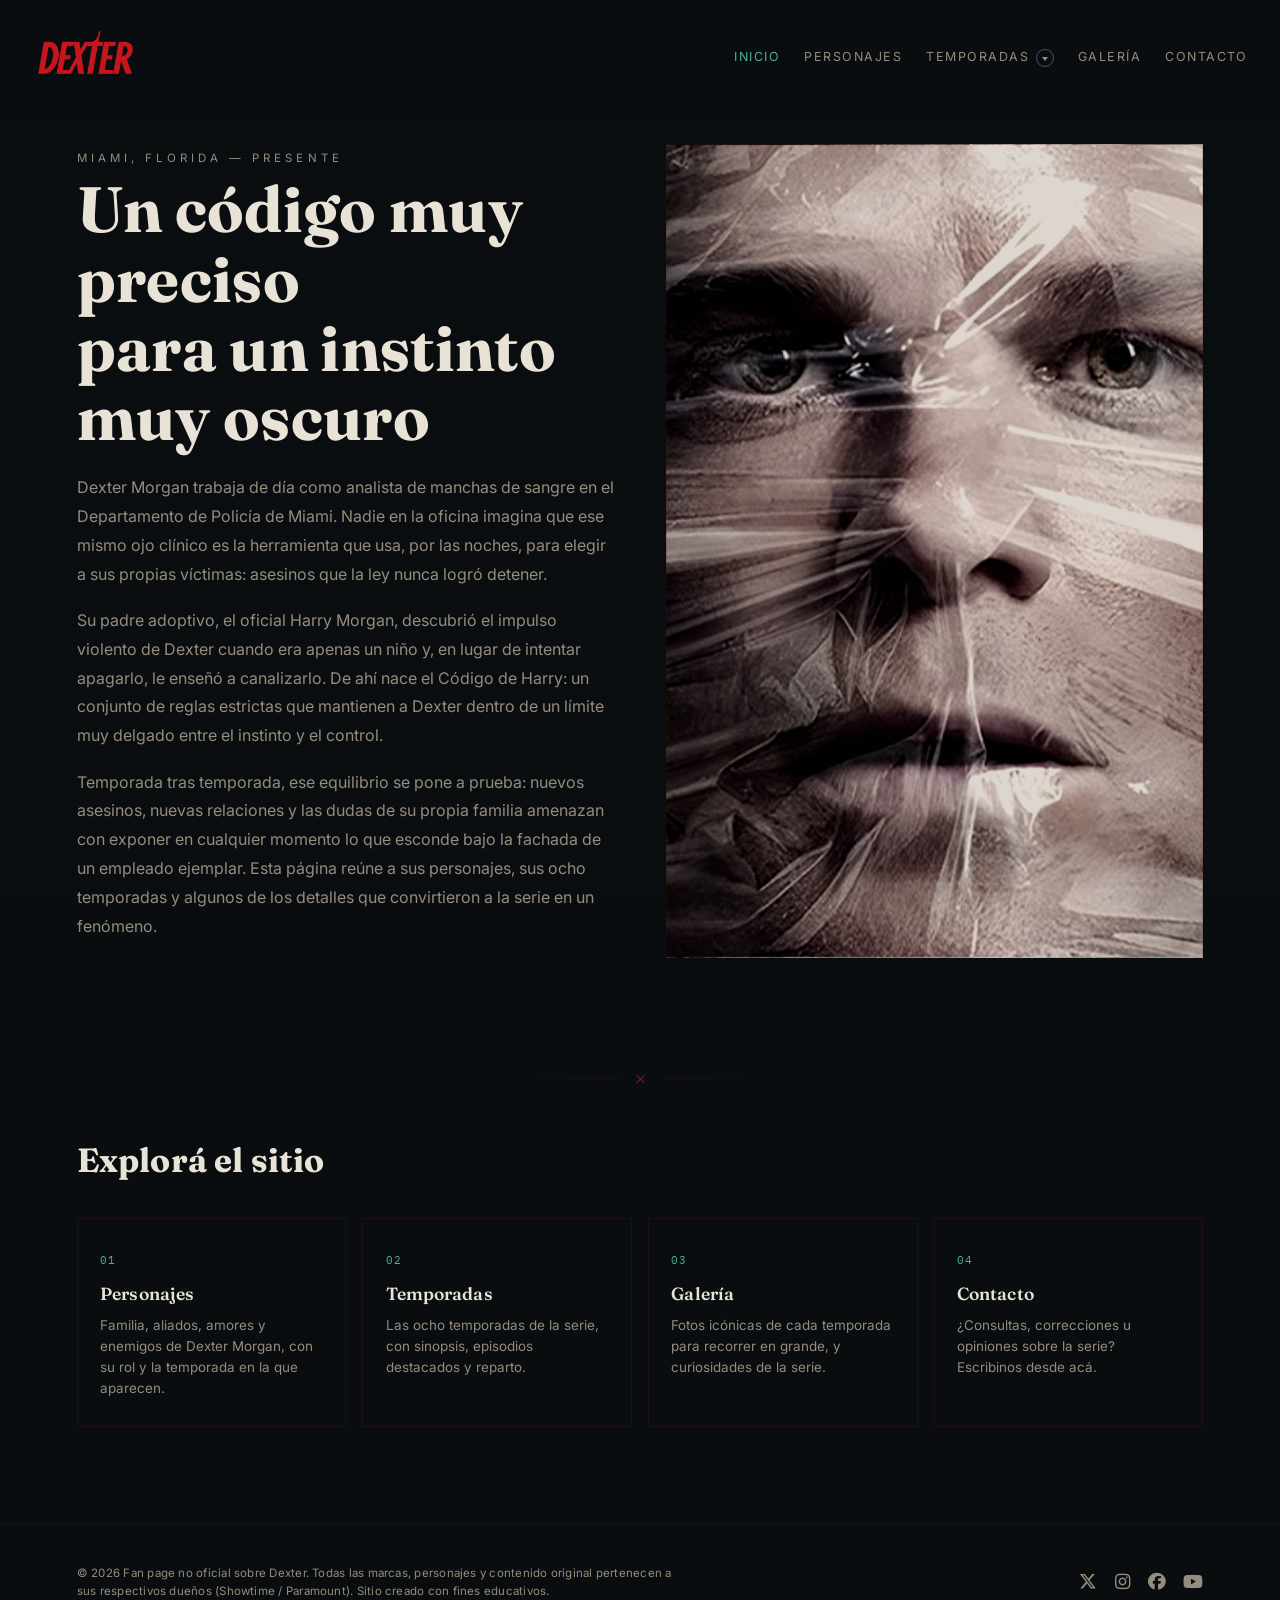
<file: index.html>
<!DOCTYPE html>
<html lang="es">

<head>
  <meta charset="UTF-8">
  <meta name="viewport" content="width=device-width, initial-scale=1.0">
  <title>Dexter — Inicio</title>
  <link rel="preconnect" href="https://fonts.googleapis.com">
  <link
    href="https://fonts.googleapis.com/css2?family=Fraunces:opsz,wght@9..144,400;9..144,600;9..144,700;9..144,900&family=Inter:wght@300;400;500;600&family=IBM+Plex+Mono:wght@400;500&display=swap"
    rel="stylesheet">
  <link rel="stylesheet" href="https://cdnjs.cloudflare.com/ajax/libs/font-awesome/6.5.1/css/all.min.css">
  <link rel="stylesheet" href="css/estilos.css">
</head>

<body>

  <header class="site-header">
    <a href="index.html" class="brand">
      <img class="brand-logo" data-src="img/logo-dexter.png" alt="Dexter">
      <span class="brand-text">Dexter<i class="drop"></i></span>
    </a>
    <button class="nav-toggle" id="navToggle" aria-label="Abrir menú" aria-expanded="false">
      <span></span><span></span><span></span>
    </button>
    <nav class="site-nav" id="siteNav">
      <ul>
        <li><a href="index.html" class="active">Inicio</a></li>
        <li><a href="personajes.html">Personajes</a></li>
        <li class="has-submenu">
          <a href="temporadas.html">Temporadas</a>
          <button class="submenu-toggle" aria-expanded="false" aria-label="Mostrar temporadas"><span class="chevron"></span></button>
          <ul class="submenu">
            <li><a href="temporadas.html#s1">Temporada I</a></li>
            <li><a href="temporadas.html#s2">Temporada II</a></li>
            <li><a href="temporadas.html#s3">Temporada III</a></li>
            <li><a href="temporadas.html#s4">Temporada IV</a></li>
            <li><a href="temporadas.html#s5">Temporada V</a></li>
            <li><a href="temporadas.html#s6">Temporada VI</a></li>
            <li><a href="temporadas.html#s7">Temporada VII</a></li>
            <li><a href="temporadas.html#s8">Temporada VIII</a></li>
          </ul>
        </li>
        <li><a href="galeria.html">Galería</a></li>
        <li><a href="contacto.html">Contacto</a></li>
      </ul>
    </nav>
  </header>

  <section class="intro-split">
    <div class="intro-text">
      <span class="hero-eyebrow">Miami, Florida — presente</span>
      <h1>Un código muy preciso<br>para un instinto muy oscuro</h1>
      <p>Dexter Morgan trabaja de día como analista de manchas de sangre en el Departamento de Policía de Miami. Nadie
        en la oficina imagina que ese mismo ojo clínico es la herramienta que usa, por las noches, para elegir a sus
        propias víctimas: asesinos que la ley nunca logró detener.</p>
      <p>Su padre adoptivo, el oficial Harry Morgan, descubrió el impulso violento de Dexter cuando era apenas un niño
        y, en lugar de intentar apagarlo, le enseñó a canalizarlo. De ahí nace el Código de Harry: un conjunto de
        reglas estrictas que mantienen a Dexter dentro de un límite muy delgado entre el instinto y el control.</p>
      <p>Temporada tras temporada, ese equilibrio se pone a prueba: nuevos asesinos, nuevas relaciones y las dudas de
        su propia familia amenazan con exponer en cualquier momento lo que esconde bajo la fachada de un empleado
        ejemplar. Esta página reúne a sus personajes, sus ocho temporadas y algunos de los detalles que convirtieron
        a la serie en un fenómeno.</p>
    </div>
    <div class="intro-image" data-seed="200" style="background-image:url('img/inicio-representativa.jpg')"></div>
  </section>


  <div class="divider"><span></span></div>

  <section class="hub">
    <h2>Explorá el sitio</h2>
    <div class="hub-grid">
      <a class="hub-card" href="personajes.html">
        <span class="hub-num mono">01</span>
        <h3>Personajes</h3>
        <p>Familia, aliados, amores y enemigos de Dexter Morgan, con su rol y la temporada en la que aparecen.</p>
      </a>
      <a class="hub-card" href="temporadas.html">
        <span class="hub-num mono">02</span>
        <h3>Temporadas</h3>
        <p>Las ocho temporadas de la serie, con sinopsis, episodios destacados y reparto.</p>
      </a>
      <a class="hub-card" href="galeria.html">
        <span class="hub-num mono">03</span>
        <h3>Galería</h3>
        <p>Fotos icónicas de cada temporada para recorrer en grande, y curiosidades de la serie.</p>
      </a>
      <a class="hub-card" href="contacto.html">
        <span class="hub-num mono">04</span>
        <h3>Contacto</h3>
        <p>¿Consultas, correcciones u opiniones sobre la serie? Escribinos desde acá.</p>
      </a>
    </div>
  </section>

  <footer class="site-footer">
    <div class="footer-legal">
      <p>© 2026 Fan page no oficial sobre Dexter. Todas las marcas, personajes y contenido original pertenecen a sus
        respectivos dueños (Showtime / Paramount). Sitio creado con fines educativos.</p>
    </div>
    <div class="footer-social">
      <a href="https://x.com" target="_blank" rel="noopener" aria-label="X (Twitter)"><i
          class="fa-brands fa-x-twitter"></i></a>
      <a href="https://instagram.com" target="_blank" rel="noopener" aria-label="Instagram"><i
          class="fa-brands fa-instagram"></i></a>
      <a href="https://facebook.com" target="_blank" rel="noopener" aria-label="Facebook"><i
          class="fa-brands fa-facebook"></i></a>
      <a href="https://youtube.com" target="_blank" rel="noopener" aria-label="YouTube"><i
          class="fa-brands fa-youtube"></i></a>
    </div>
  </footer>

  <script src="js/script.js"></script>
</body>

</html>
</file>
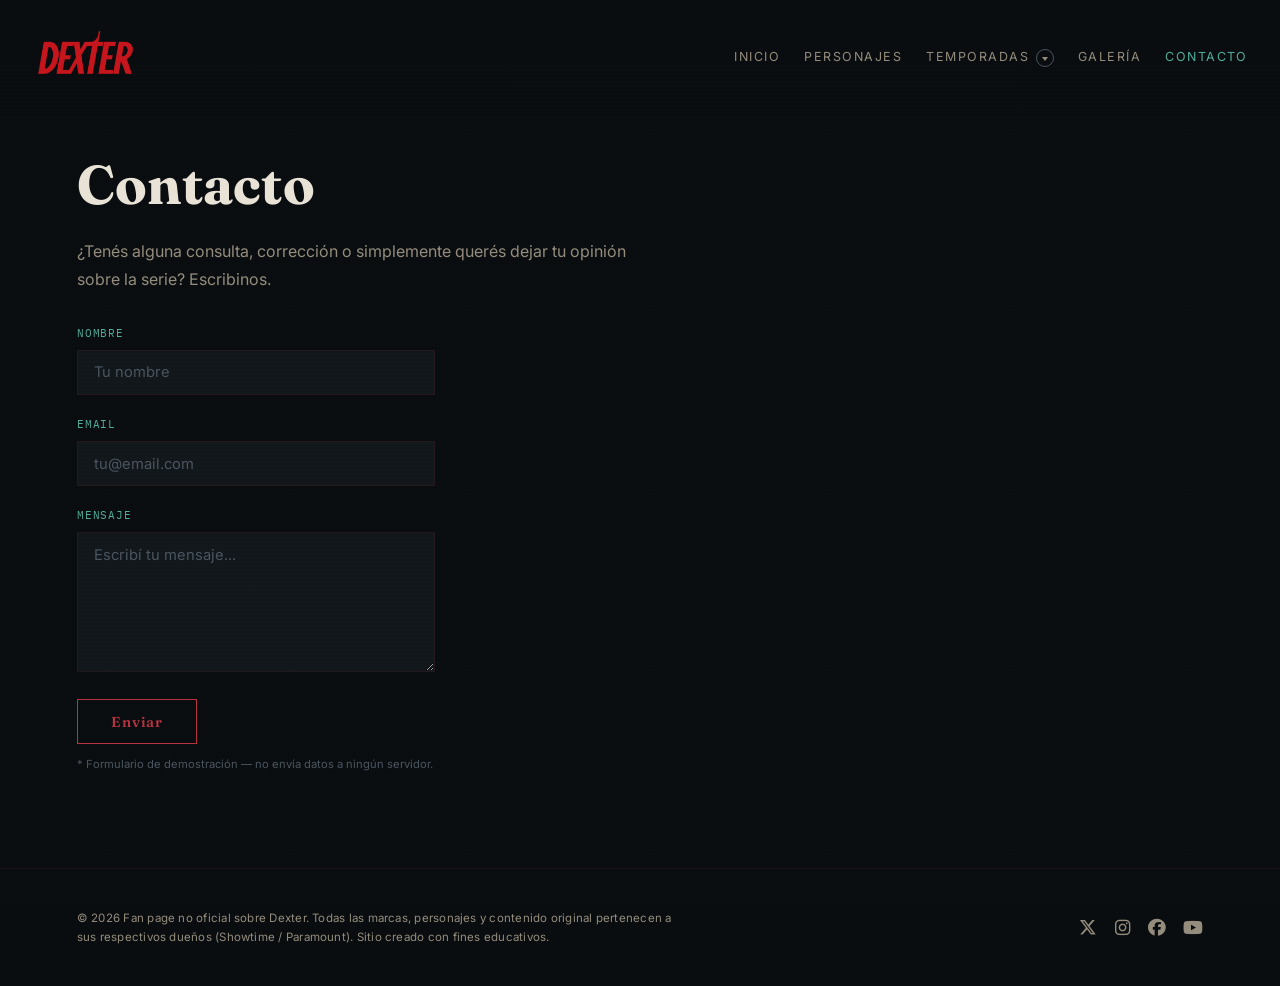
<file: contacto.html>
<!DOCTYPE html>
<html lang="es">

<head>
  <meta charset="UTF-8">
  <meta name="viewport" content="width=device-width, initial-scale=1.0">
  <title>Contacto — Dexter</title>
  <link rel="preconnect" href="https://fonts.googleapis.com">
  <link
    href="https://fonts.googleapis.com/css2?family=Fraunces:opsz,wght@9..144,400;9..144,600;9..144,700;9..144,900&family=Inter:wght@300;400;500;600&family=IBM+Plex+Mono:wght@400;500&display=swap"
    rel="stylesheet">
  <link rel="stylesheet" href="https://cdnjs.cloudflare.com/ajax/libs/font-awesome/6.5.1/css/all.min.css">
  <link rel="stylesheet" href="css/estilos.css">
</head>

<body>

  <header class="site-header">
    <a href="index.html" class="brand">
      <img class="brand-logo" data-src="img/logo-dexter.png" alt="Dexter">
      <span class="brand-text">Dexter<i class="drop"></i></span>
    </a>
    <button class="nav-toggle" id="navToggle" aria-label="Abrir menú" aria-expanded="false">
      <span></span><span></span><span></span>
    </button>
    <nav class="site-nav" id="siteNav">
      <ul>
        <li><a href="index.html">Inicio</a></li>
        <li><a href="personajes.html">Personajes</a></li>
        <li class="has-submenu">
          <a href="temporadas.html">Temporadas</a>
          <button class="submenu-toggle" aria-expanded="false" aria-label="Mostrar temporadas"><span class="chevron"></span></button>
          <ul class="submenu">
            <li><a href="temporadas.html#s1">Temporada I</a></li>
            <li><a href="temporadas.html#s2">Temporada II</a></li>
            <li><a href="temporadas.html#s3">Temporada III</a></li>
            <li><a href="temporadas.html#s4">Temporada IV</a></li>
            <li><a href="temporadas.html#s5">Temporada V</a></li>
            <li><a href="temporadas.html#s6">Temporada VI</a></li>
            <li><a href="temporadas.html#s7">Temporada VII</a></li>
            <li><a href="temporadas.html#s8">Temporada VIII</a></li>
          </ul>
        </li>
        <li><a href="galeria.html">Galería</a></li>
        <li><a href="contacto.html" class="active">Contacto</a></li>
      </ul>
    </nav>
  </header>

  <section class="contact-hero">
    <h1>Contacto</h1>
    <p>¿Tenés alguna consulta, corrección o simplemente querés dejar tu opinión sobre la serie? Escribinos.</p>
  </section>

  <form class="contact-form" onsubmit="return false;">
    <div>
      <label for="nombre">Nombre</label>
      <input type="text" id="nombre" name="nombre" placeholder="Tu nombre" required>
    </div>
    <div>
      <label for="email">Email</label>
      <input type="email" id="email" name="email" placeholder="tu@email.com" required>
    </div>
    <div>
      <label for="mensaje">Mensaje</label>
      <textarea id="mensaje" name="mensaje" placeholder="Escribí tu mensaje..." required></textarea>
    </div>
    <button type="submit">Enviar</button>
    <p class="form-note">* Formulario de demostración — no envía datos a ningún servidor.</p>
  </form>

  <footer class="site-footer">
    <div class="footer-legal">
      <p>© 2026 Fan page no oficial sobre Dexter. Todas las marcas, personajes y contenido original pertenecen a sus
        respectivos dueños (Showtime / Paramount). Sitio creado con fines educativos.</p>
    </div>
    <div class="footer-social">
      <a href="https://x.com" target="_blank" rel="noopener" aria-label="X (Twitter)"><i
          class="fa-brands fa-x-twitter"></i></a>
      <a href="https://instagram.com" target="_blank" rel="noopener" aria-label="Instagram"><i
          class="fa-brands fa-instagram"></i></a>
      <a href="https://facebook.com" target="_blank" rel="noopener" aria-label="Facebook"><i
          class="fa-brands fa-facebook"></i></a>
      <a href="https://youtube.com" target="_blank" rel="noopener" aria-label="YouTube"><i
          class="fa-brands fa-youtube"></i></a>
    </div>
  </footer>

  <script src="js/script.js"></script>
</body>

</html>
</file>
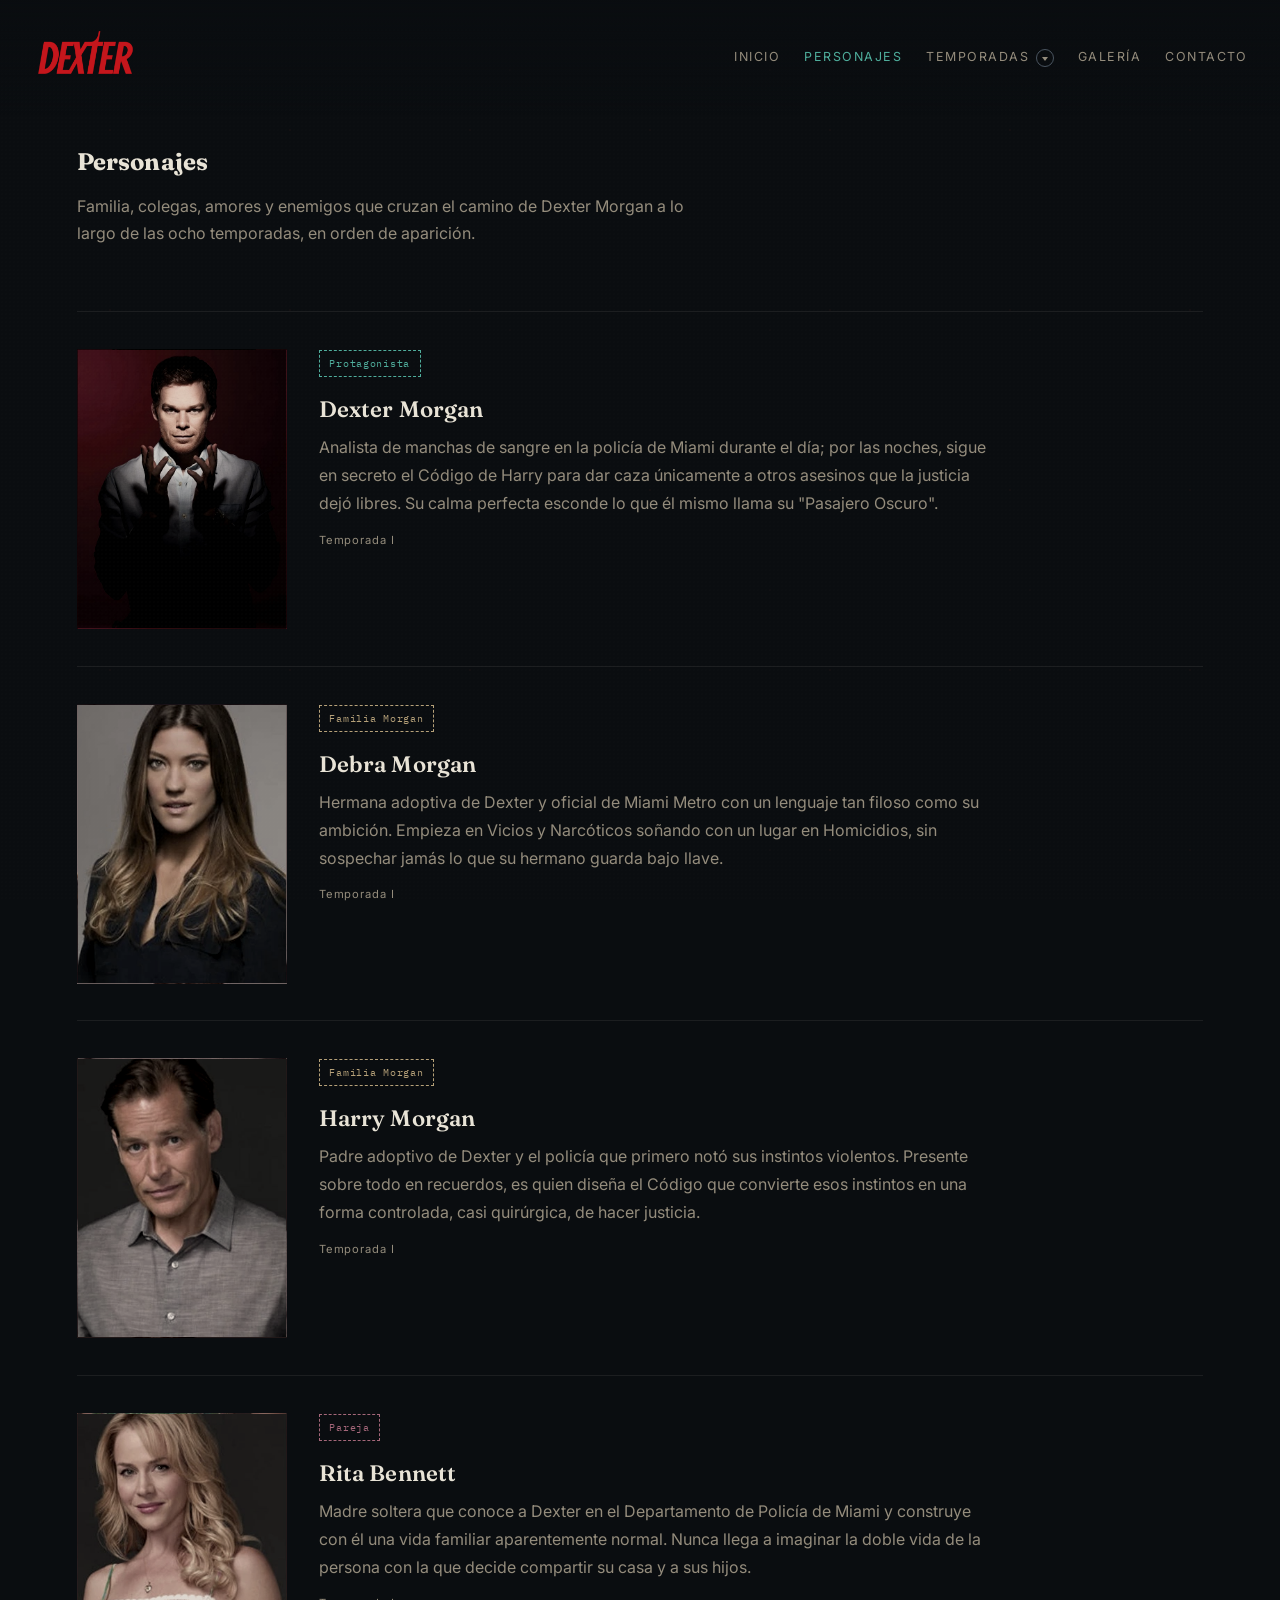
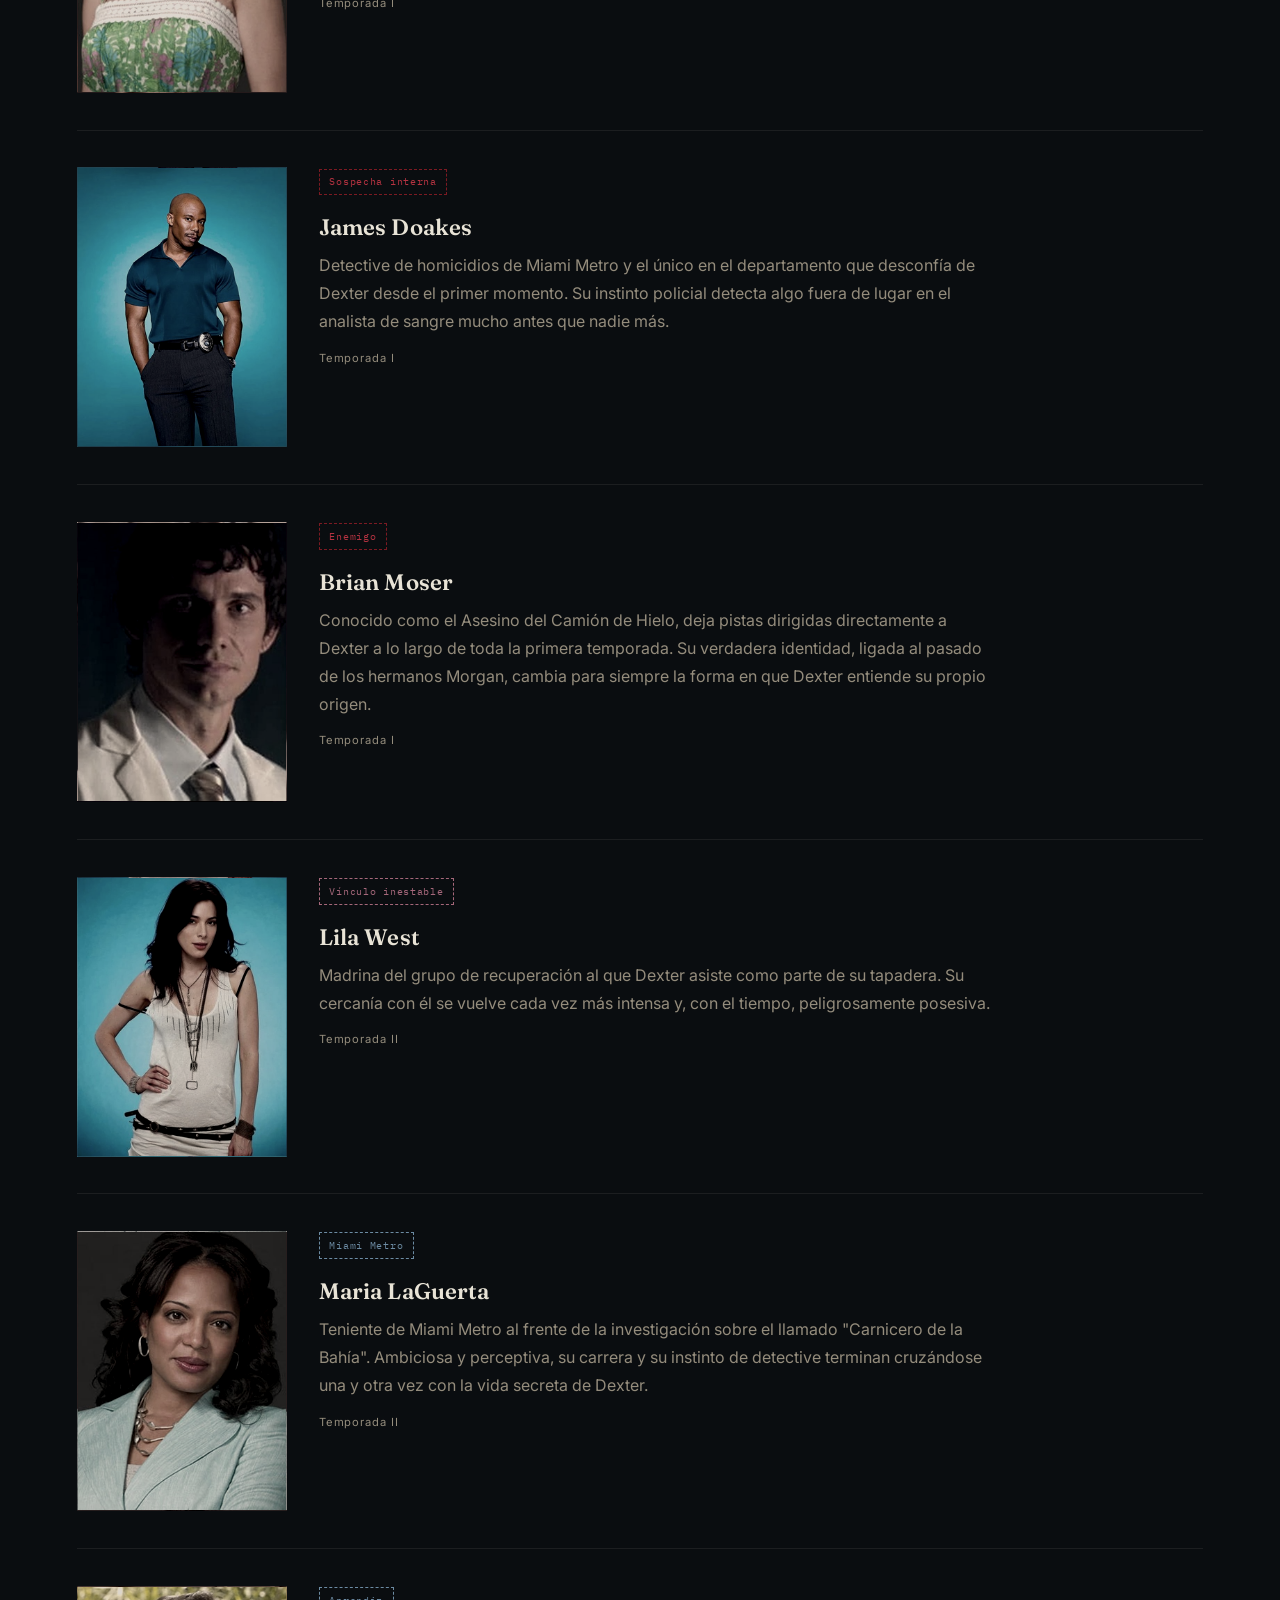
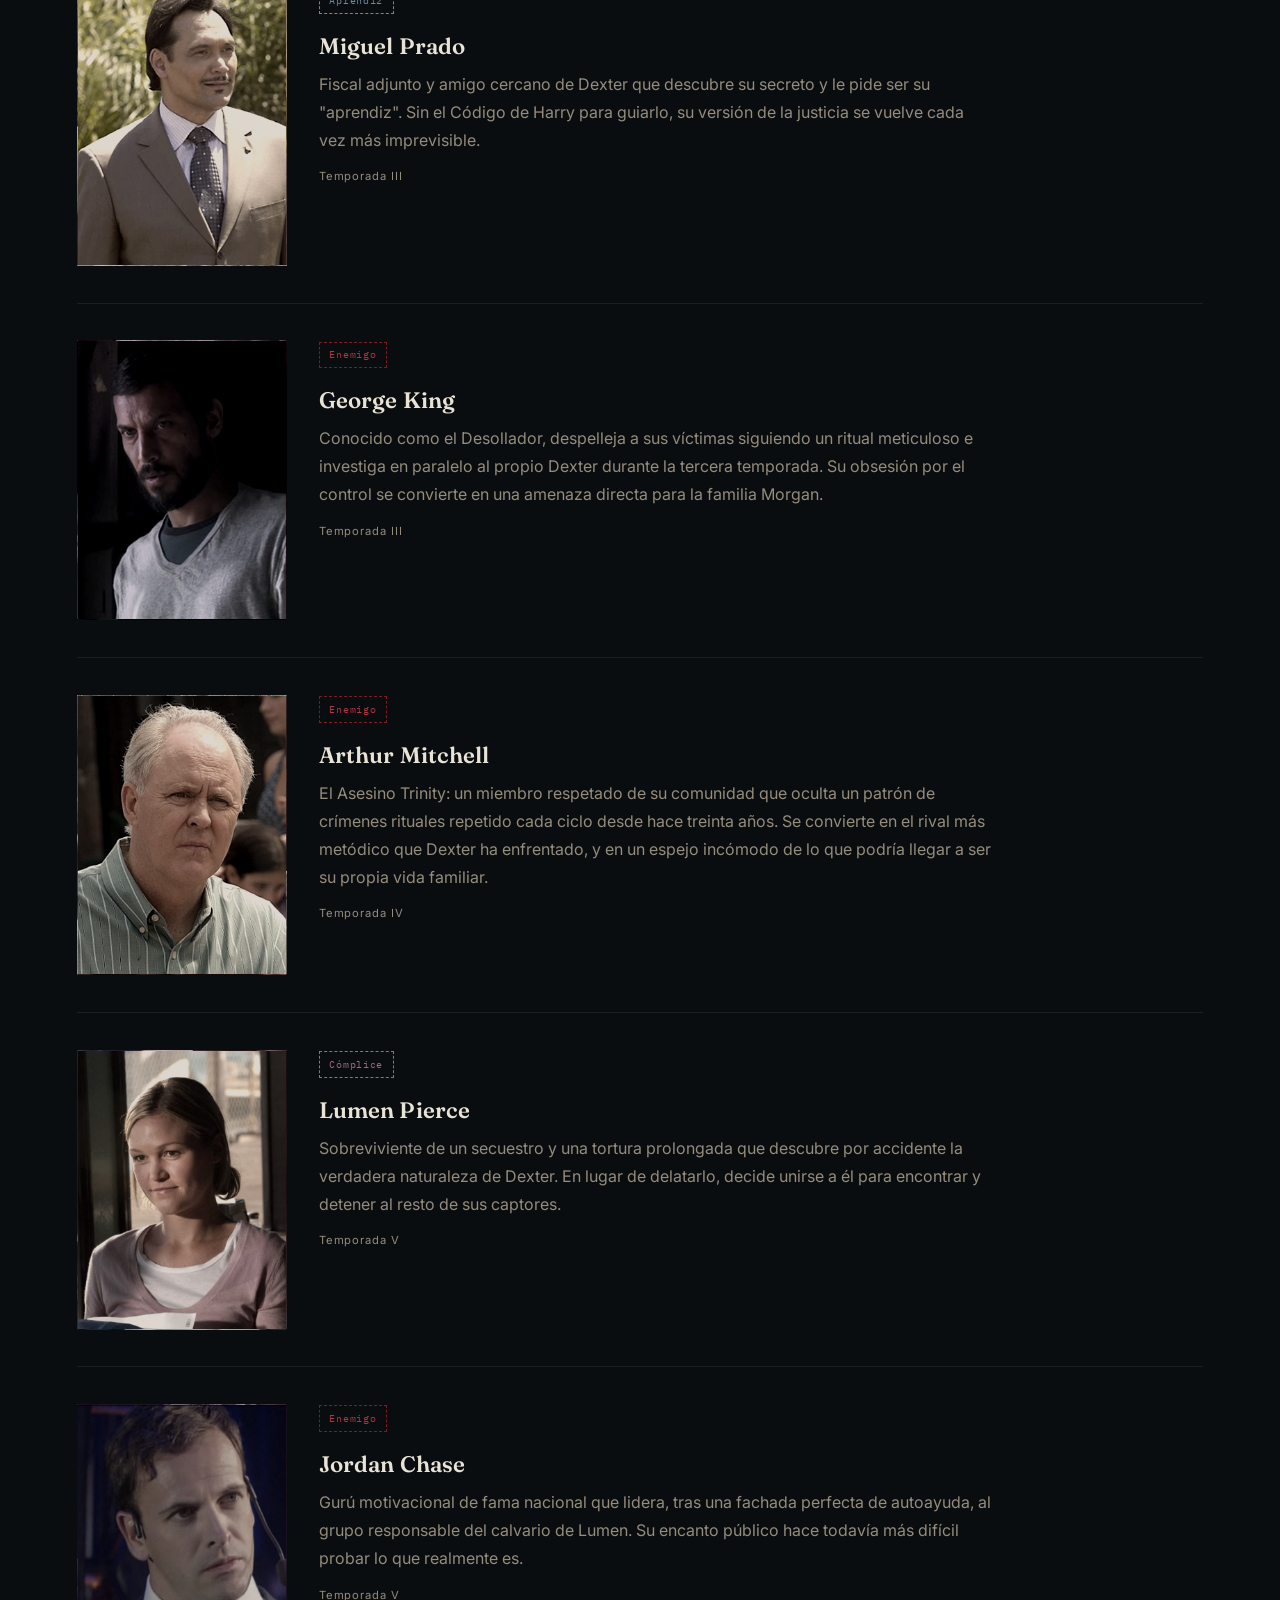
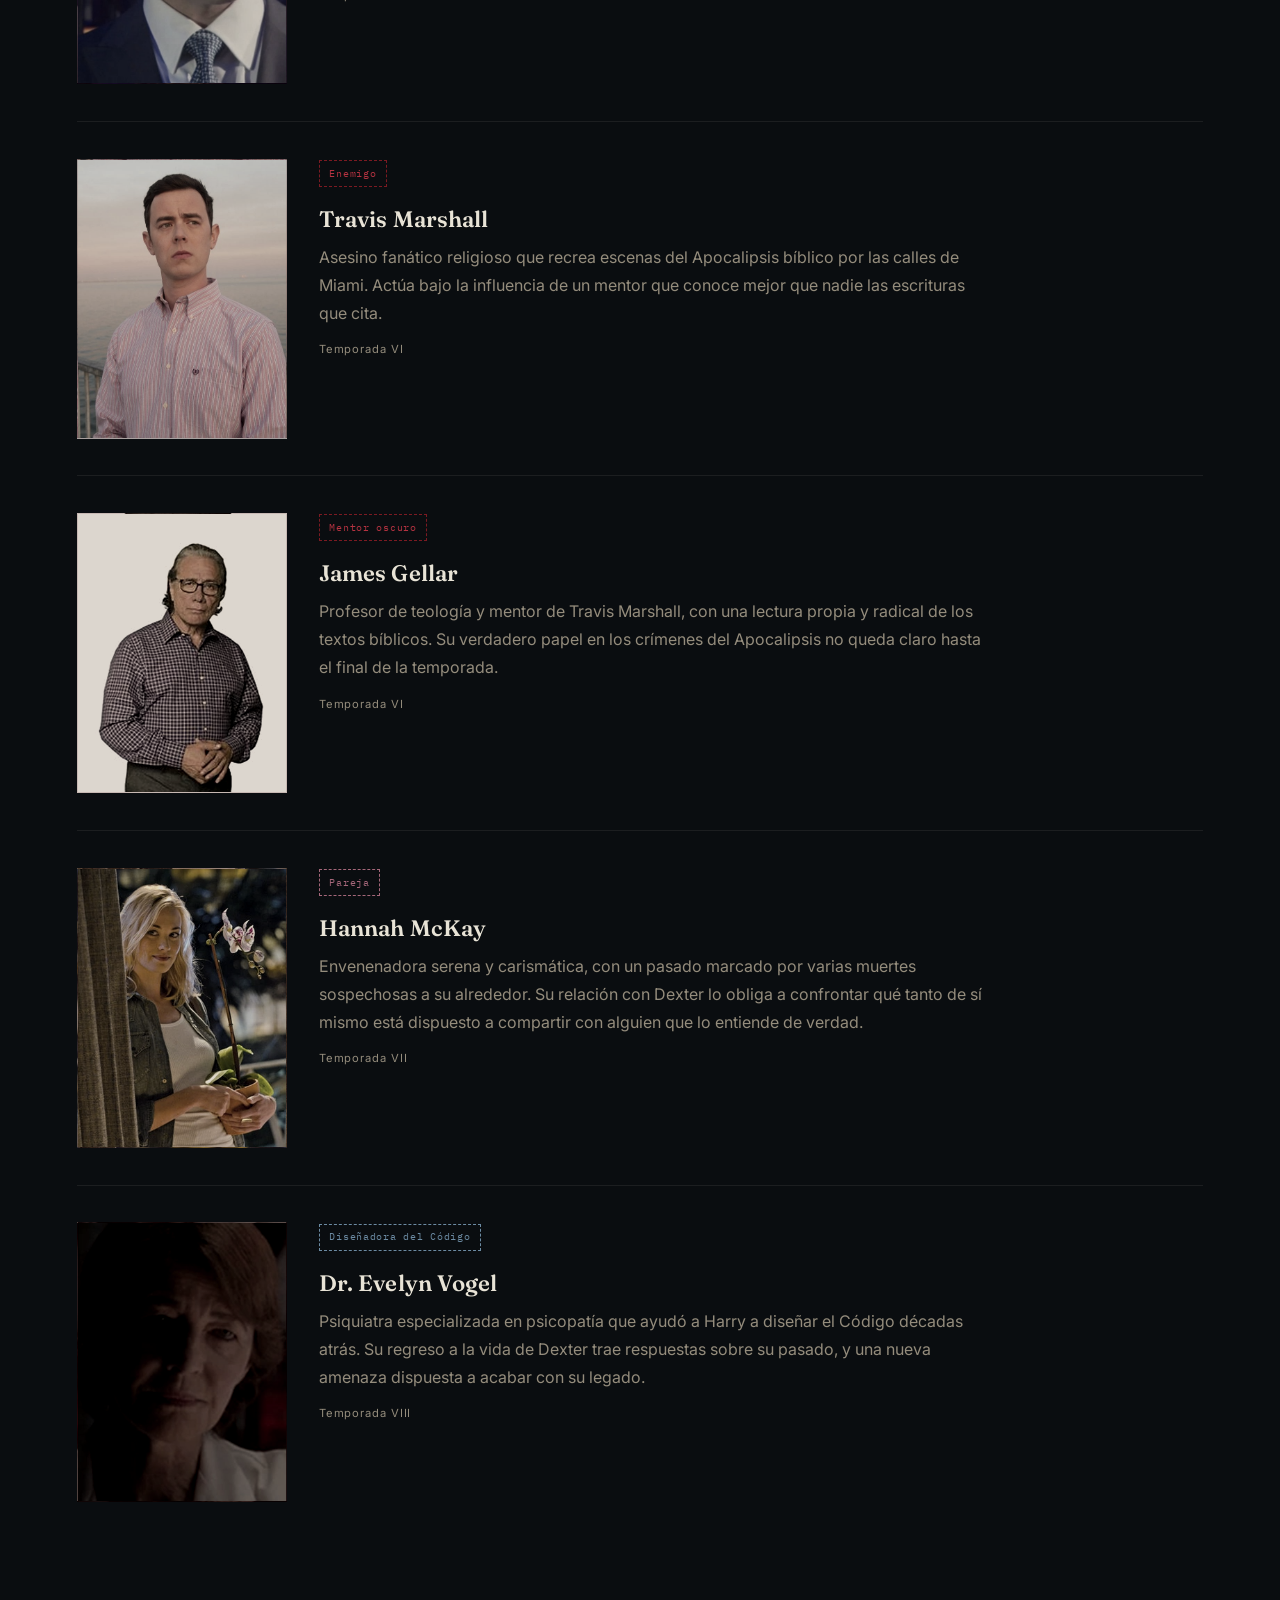
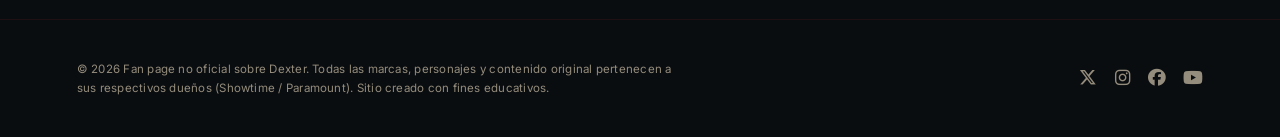
<file: personajes.html>
<!DOCTYPE html>
<html lang="es">

<head>
  <meta charset="UTF-8">
  <meta name="viewport" content="width=device-width, initial-scale=1.0">
  <title>Personajes — Dexter</title>
  <link rel="preconnect" href="https://fonts.googleapis.com">
  <link
    href="https://fonts.googleapis.com/css2?family=Fraunces:opsz,wght@9..144,400;9..144,600;9..144,700;9..144,900&family=Inter:wght@300;400;500;600&family=IBM+Plex+Mono:wght@400;500&display=swap"
    rel="stylesheet">
  <link rel="stylesheet" href="https://cdnjs.cloudflare.com/ajax/libs/font-awesome/6.5.1/css/all.min.css">
  <link rel="stylesheet" href="css/estilos.css">
</head>

<body>

  <header class="site-header">
    <a href="index.html" class="brand">
      <img class="brand-logo" data-src="img/logo-dexter.png" alt="Dexter">
      <span class="brand-text">Dexter<i class="drop"></i></span>
    </a>
    <button class="nav-toggle" id="navToggle" aria-label="Abrir menú" aria-expanded="false">
      <span></span><span></span><span></span>
    </button>
    <nav class="site-nav" id="siteNav">
      <ul>
        <li><a href="index.html">Inicio</a></li>
        <li><a href="personajes.html" class="active">Personajes</a></li>
        <li class="has-submenu">
          <a href="temporadas.html">Temporadas</a>
          <button class="submenu-toggle" aria-expanded="false" aria-label="Mostrar temporadas"><span class="chevron"></span></button>
          <ul class="submenu">
            <li><a href="temporadas.html#s1">Temporada I</a></li>
            <li><a href="temporadas.html#s2">Temporada II</a></li>
            <li><a href="temporadas.html#s3">Temporada III</a></li>
            <li><a href="temporadas.html#s4">Temporada IV</a></li>
            <li><a href="temporadas.html#s5">Temporada V</a></li>
            <li><a href="temporadas.html#s6">Temporada VI</a></li>
            <li><a href="temporadas.html#s7">Temporada VII</a></li>
            <li><a href="temporadas.html#s8">Temporada VIII</a></li>
          </ul>
        </li>
        <li><a href="galeria.html">Galería</a></li>
        <li><a href="contacto.html">Contacto</a></li>
      </ul>
    </nav>
  </header>

  <section class="characters-hero top" id="personajes">
    <h1>Personajes</h1>
    <p>Familia, colegas, amores y enemigos que cruzan el camino de Dexter Morgan a lo largo de las ocho temporadas, en
      orden de aparición.</p>
  </section>

  <div class="characters-list">

    <div class="character-row" id="dexter-morgan">
      <div class="character-photo" data-seed="101" style="background-image:url('img/personajes/dexter-morgan.jpg')">
      </div>
      <div class="character-info">
        <span class="character-role principal">Protagonista</span>
        <h2>Dexter Morgan</h2>
        <p class="character-desc">Analista de manchas de sangre en la policía de Miami durante el día; por las
          noches, sigue en secreto el Código de Harry para dar caza únicamente a otros asesinos que la justicia dejó
          libres. Su calma perfecta esconde lo que él mismo llama su "Pasajero Oscuro".</p>
        <a class="character-season" href="temporadas.html#s1">Temporada I</a>
      </div>
    </div>

    <div class="character-row" id="debra-morgan">
      <div class="character-photo" data-seed="102" style="background-image:url('img/personajes/debra-morgan.jpg')">
      </div>
      <div class="character-info">
        <span class="character-role familia">Familia Morgan</span>
        <h2>Debra Morgan</h2>
        <p class="character-desc">Hermana adoptiva de Dexter y oficial de Miami Metro con un lenguaje tan filoso
          como su ambición. Empieza en Vicios y Narcóticos soñando con un lugar en Homicidios, sin sospechar jamás lo
          que su hermano guarda bajo llave.</p>
        <a class="character-season" href="temporadas.html#s1">Temporada I</a>
      </div>
    </div>

    <div class="character-row" id="harry-morgan">
      <div class="character-photo" data-seed="103" style="background-image:url('img/personajes/harry-morgan.jpg')">
      </div>
      <div class="character-info">
        <span class="character-role familia">Familia Morgan</span>
        <h2>Harry Morgan</h2>
        <p class="character-desc">Padre adoptivo de Dexter y el policía que primero notó sus instintos violentos.
          Presente sobre todo en recuerdos, es quien diseña el Código que convierte esos instintos en una forma
          controlada, casi quirúrgica, de hacer justicia.</p>
        <a class="character-season" href="temporadas.html#s1">Temporada I</a>
      </div>
    </div>

    <div class="character-row" id="rita-bennett">
      <div class="character-photo" data-seed="104" style="background-image:url('img/personajes/rita-bennett.jpg')">
      </div>
      <div class="character-info">
        <span class="character-role amante">Pareja</span>
        <h2>Rita Bennett</h2>
        <p class="character-desc">Madre soltera que conoce a Dexter en el Departamento de Policía de Miami y
          construye con él una vida familiar aparentemente normal. Nunca llega a imaginar la doble vida de la
          persona con la que decide compartir su casa y a sus hijos.</p>
        <a class="character-season" href="temporadas.html#s1">Temporada I</a>
      </div>
    </div>

    <div class="character-row" id="james-doakes">
      <div class="character-photo" data-seed="105" style="background-image:url('img/personajes/james-doakes.jpg')">
      </div>
      <div class="character-info">
        <span class="character-role enemigo">Sospecha interna</span>
        <h2>James Doakes</h2>
        <p class="character-desc">Detective de homicidios de Miami Metro y el único en el departamento que desconfía
          de Dexter desde el primer momento. Su instinto policial detecta algo fuera de lugar en el analista de
          sangre mucho antes que nadie más.</p>
        <a class="character-season" href="temporadas.html#s1">Temporada I</a>
      </div>
    </div>

    <div class="character-row" id="brian-moser">
      <div class="character-photo" data-seed="106" style="background-image:url('img/personajes/brian-moser.jpg')">
      </div>
      <div class="character-info">
        <span class="character-role enemigo">Enemigo</span>
        <h2>Brian Moser</h2>
        <p class="character-desc">Conocido como el Asesino del Camión de Hielo, deja pistas dirigidas directamente a
          Dexter a lo largo de toda la primera temporada. Su verdadera identidad, ligada al pasado de los hermanos
          Morgan, cambia para siempre la forma en que Dexter entiende su propio origen.</p>
        <a class="character-season" href="temporadas.html#s1">Temporada I</a>
      </div>
    </div>

    <div class="character-row" id="lila-west">
      <div class="character-photo" data-seed="107" style="background-image:url('img/personajes/lila-west.jpg')">
      </div>
      <div class="character-info">
        <span class="character-role amante">Vínculo inestable</span>
        <h2>Lila West</h2>
        <p class="character-desc">Madrina del grupo de recuperación al que Dexter asiste como parte de su tapadera.
          Su cercanía con él se vuelve cada vez más intensa y, con el tiempo, peligrosamente posesiva.</p>
        <a class="character-season" href="temporadas.html#s2">Temporada II</a>
      </div>
    </div>

    <div class="character-row" id="maria-laguerta">
      <div class="character-photo" data-seed="108" style="background-image:url('img/personajes/maria-laguerta.jpg')">
      </div>
      <div class="character-info">
        <span class="character-role aliado">Miami Metro</span>
        <h2>Maria LaGuerta</h2>
        <p class="character-desc">Teniente de Miami Metro al frente de la investigación sobre el llamado "Carnicero
          de la Bahía". Ambiciosa y perceptiva, su carrera y su instinto de detective terminan cruzándose una y otra
          vez con la vida secreta de Dexter.</p>
        <a class="character-season" href="temporadas.html#s2">Temporada II</a>
      </div>
    </div>

    <div class="character-row" id="miguel-prado">
      <div class="character-photo" data-seed="109" style="background-image:url('img/personajes/miguel-prado.jpg')">
      </div>
      <div class="character-info">
        <span class="character-role aliado">Aprendiz</span>
        <h2>Miguel Prado</h2>
        <p class="character-desc">Fiscal adjunto y amigo cercano de Dexter que descubre su secreto y le pide ser su
          "aprendiz". Sin el Código de Harry para guiarlo, su versión de la justicia se vuelve cada vez más
          imprevisible.</p>
        <a class="character-season" href="temporadas.html#s3">Temporada III</a>
      </div>
    </div>

    <div class="character-row" id="george-king">
      <div class="character-photo" data-seed="110" style="background-image:url('img/personajes/george-king.jpg')">
      </div>
      <div class="character-info">
        <span class="character-role enemigo">Enemigo</span>
        <h2>George King</h2>
        <p class="character-desc">Conocido como el Desollador, despelleja a sus víctimas siguiendo un ritual
          meticuloso e investiga en paralelo al propio Dexter durante la tercera temporada. Su obsesión por el
          control se convierte en una amenaza directa para la familia Morgan.</p>
        <a class="character-season" href="temporadas.html#s3">Temporada III</a>
      </div>
    </div>

    <div class="character-row" id="arthur-mitchell">
      <div class="character-photo" data-seed="111" style="background-image:url('img/personajes/arthur-mitchell.jpg')">
      </div>
      <div class="character-info">
        <span class="character-role enemigo">Enemigo</span>
        <h2>Arthur Mitchell</h2>
        <p class="character-desc">El Asesino Trinity: un miembro respetado de su comunidad que oculta un patrón de
          crímenes rituales repetido cada ciclo desde hace treinta años. Se convierte en el rival más metódico que
          Dexter ha enfrentado, y en un espejo incómodo de lo que podría llegar a ser su propia vida familiar.</p>
        <a class="character-season" href="temporadas.html#s4">Temporada IV</a>
      </div>
    </div>

    <div class="character-row" id="lumen-pierce">
      <div class="character-photo" data-seed="112" style="background-image:url('img/personajes/lumen-pierce.jpg')">
      </div>
      <div class="character-info">
        <span class="character-role amante">Cómplice</span>
        <h2>Lumen Pierce</h2>
        <p class="character-desc">Sobreviviente de un secuestro y una tortura prolongada que descubre por accidente
          la verdadera naturaleza de Dexter. En lugar de delatarlo, decide unirse a él para encontrar y detener al
          resto de sus captores.</p>
        <a class="character-season" href="temporadas.html#s5">Temporada V</a>
      </div>
    </div>

    <div class="character-row" id="jordan-chase">
      <div class="character-photo" data-seed="113" style="background-image:url('img/personajes/jordan-chase.jpg')">
      </div>
      <div class="character-info">
        <span class="character-role enemigo">Enemigo</span>
        <h2>Jordan Chase</h2>
        <p class="character-desc">Gurú motivacional de fama nacional que lidera, tras una fachada perfecta de
          autoayuda, al grupo responsable del calvario de Lumen. Su encanto público hace todavía más difícil probar
          lo que realmente es.</p>
        <a class="character-season" href="temporadas.html#s5">Temporada V</a>
      </div>
    </div>

    <div class="character-row" id="travis-marshall">
      <div class="character-photo" data-seed="114" style="background-image:url('img/personajes/travis-marshall.jpg')">
      </div>
      <div class="character-info">
        <span class="character-role enemigo">Enemigo</span>
        <h2>Travis Marshall</h2>
        <p class="character-desc">Asesino fanático religioso que recrea escenas del Apocalipsis bíblico por las
          calles de Miami. Actúa bajo la influencia de un mentor que conoce mejor que nadie las escrituras que cita.</p>
        <a class="character-season" href="temporadas.html#s6">Temporada VI</a>
      </div>
    </div>

    <div class="character-row" id="james-gellar">
      <div class="character-photo" data-seed="115" style="background-image:url('img/personajes/james-gellar.jpg')">
      </div>
      <div class="character-info">
        <span class="character-role enemigo">Mentor oscuro</span>
        <h2>James Gellar</h2>
        <p class="character-desc">Profesor de teología y mentor de Travis Marshall, con una lectura propia y radical
          de los textos bíblicos. Su verdadero papel en los crímenes del Apocalipsis no queda claro hasta el final de
          la temporada.</p>
        <a class="character-season" href="temporadas.html#s6">Temporada VI</a>
      </div>
    </div>

    <div class="character-row" id="hannah-mckay">
      <div class="character-photo" data-seed="116" style="background-image:url('img/personajes/hannah-mckay.jpg')">
      </div>
      <div class="character-info">
        <span class="character-role amante">Pareja</span>
        <h2>Hannah McKay</h2>
        <p class="character-desc">Envenenadora serena y carismática, con un pasado marcado por varias muertes
          sospechosas a su alrededor. Su relación con Dexter lo obliga a confrontar qué tanto de sí mismo está
          dispuesto a compartir con alguien que lo entiende de verdad.</p>
        <a class="character-season" href="temporadas.html#s7">Temporada VII</a>
      </div>
    </div>

    <div class="character-row" id="evelyn-vogel">
      <div class="character-photo" data-seed="117" style="background-image:url('img/personajes/evelyn-vogel.jpg')">
      </div>
      <div class="character-info">
        <span class="character-role aliado">Diseñadora del Código</span>
        <h2>Dr. Evelyn Vogel</h2>
        <p class="character-desc">Psiquiatra especializada en psicopatía que ayudó a Harry a diseñar el Código
          décadas atrás. Su regreso a la vida de Dexter trae respuestas sobre su pasado, y una nueva amenaza
          dispuesta a acabar con su legado.</p>
        <a class="character-season" href="temporadas.html#s8">Temporada VIII</a>
      </div>
    </div>

  </div>

  <footer class="site-footer">
    <div class="footer-legal">
      <p>© 2026 Fan page no oficial sobre Dexter. Todas las marcas, personajes y contenido original pertenecen a sus
        respectivos dueños (Showtime / Paramount). Sitio creado con fines educativos.</p>
    </div>
    <div class="footer-social">
      <a href="https://x.com" target="_blank" rel="noopener" aria-label="X (Twitter)"><i
          class="fa-brands fa-x-twitter"></i></a>
      <a href="https://instagram.com" target="_blank" rel="noopener" aria-label="Instagram"><i
          class="fa-brands fa-instagram"></i></a>
      <a href="https://facebook.com" target="_blank" rel="noopener" aria-label="Facebook"><i
          class="fa-brands fa-facebook"></i></a>
      <a href="https://youtube.com" target="_blank" rel="noopener" aria-label="YouTube"><i
          class="fa-brands fa-youtube"></i></a>
    </div>
  </footer>

  <script src="js/script.js"></script>
</body>

</html>
</file>
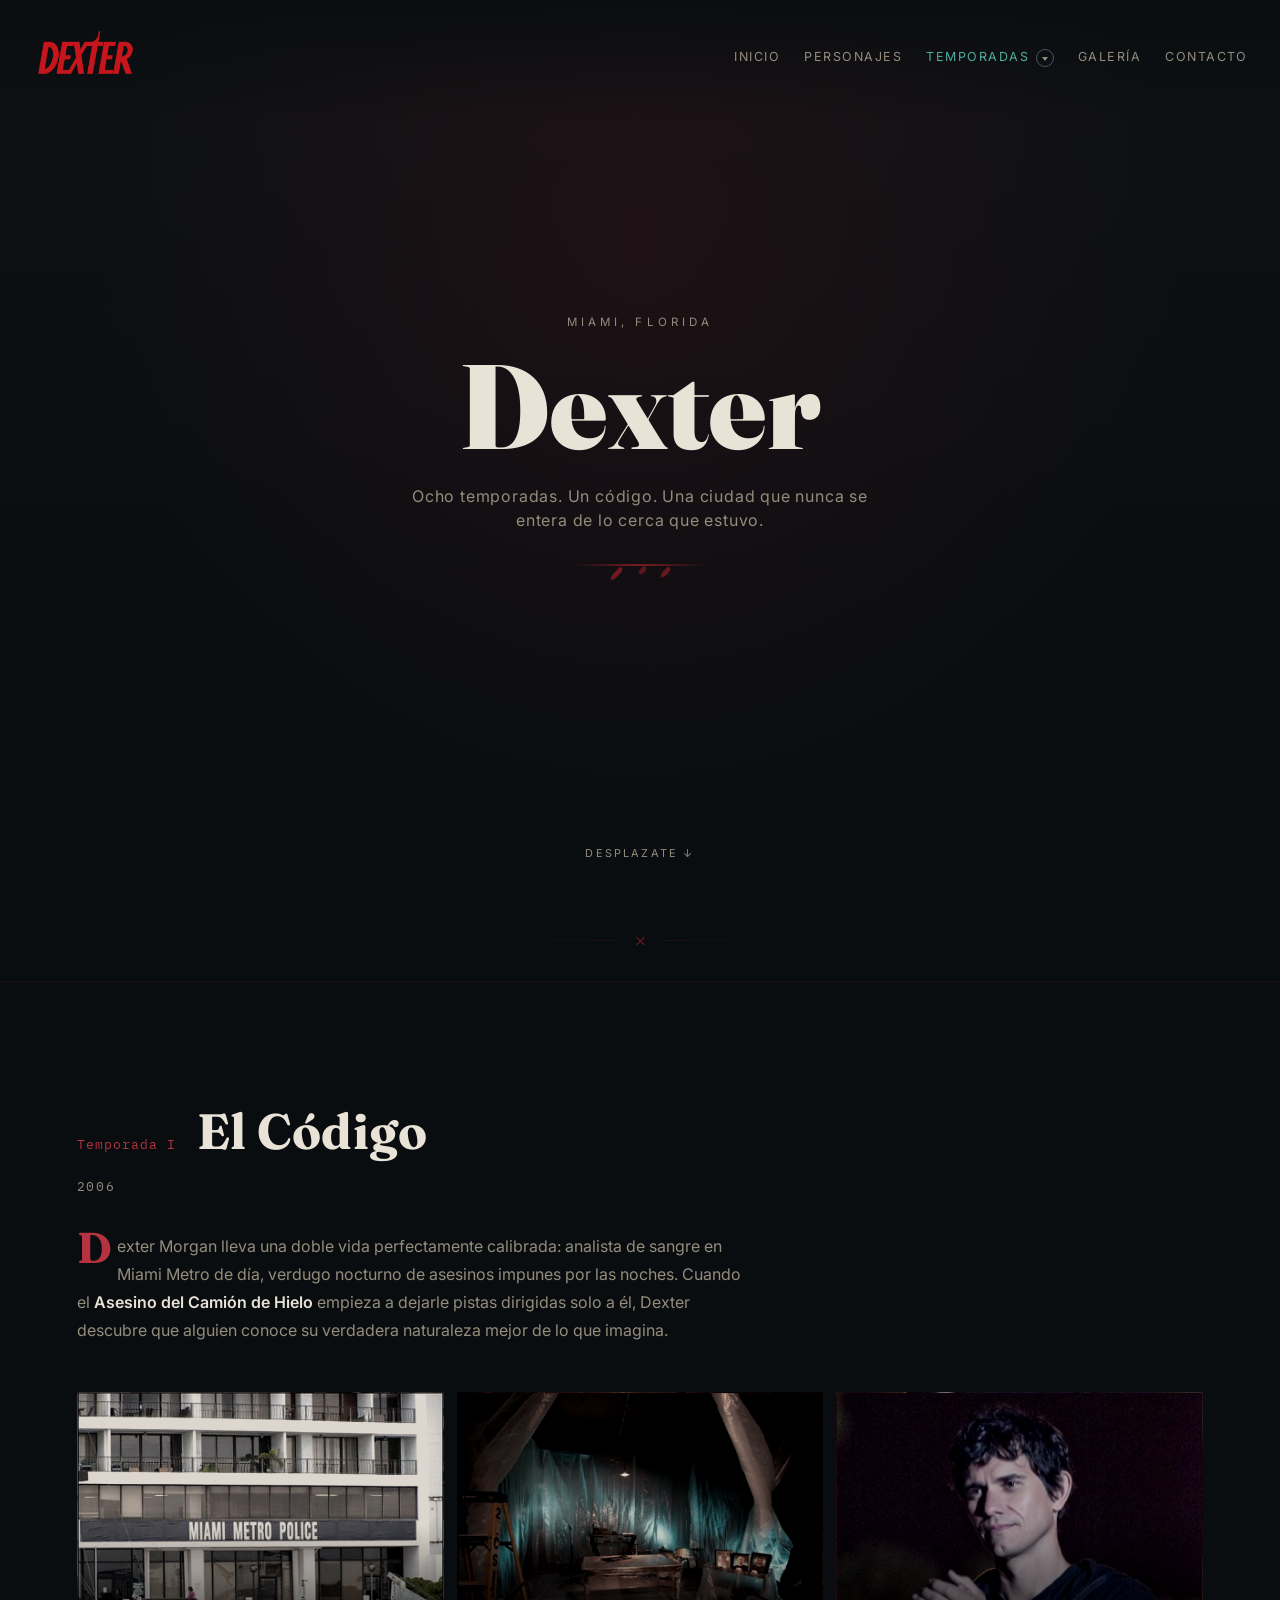
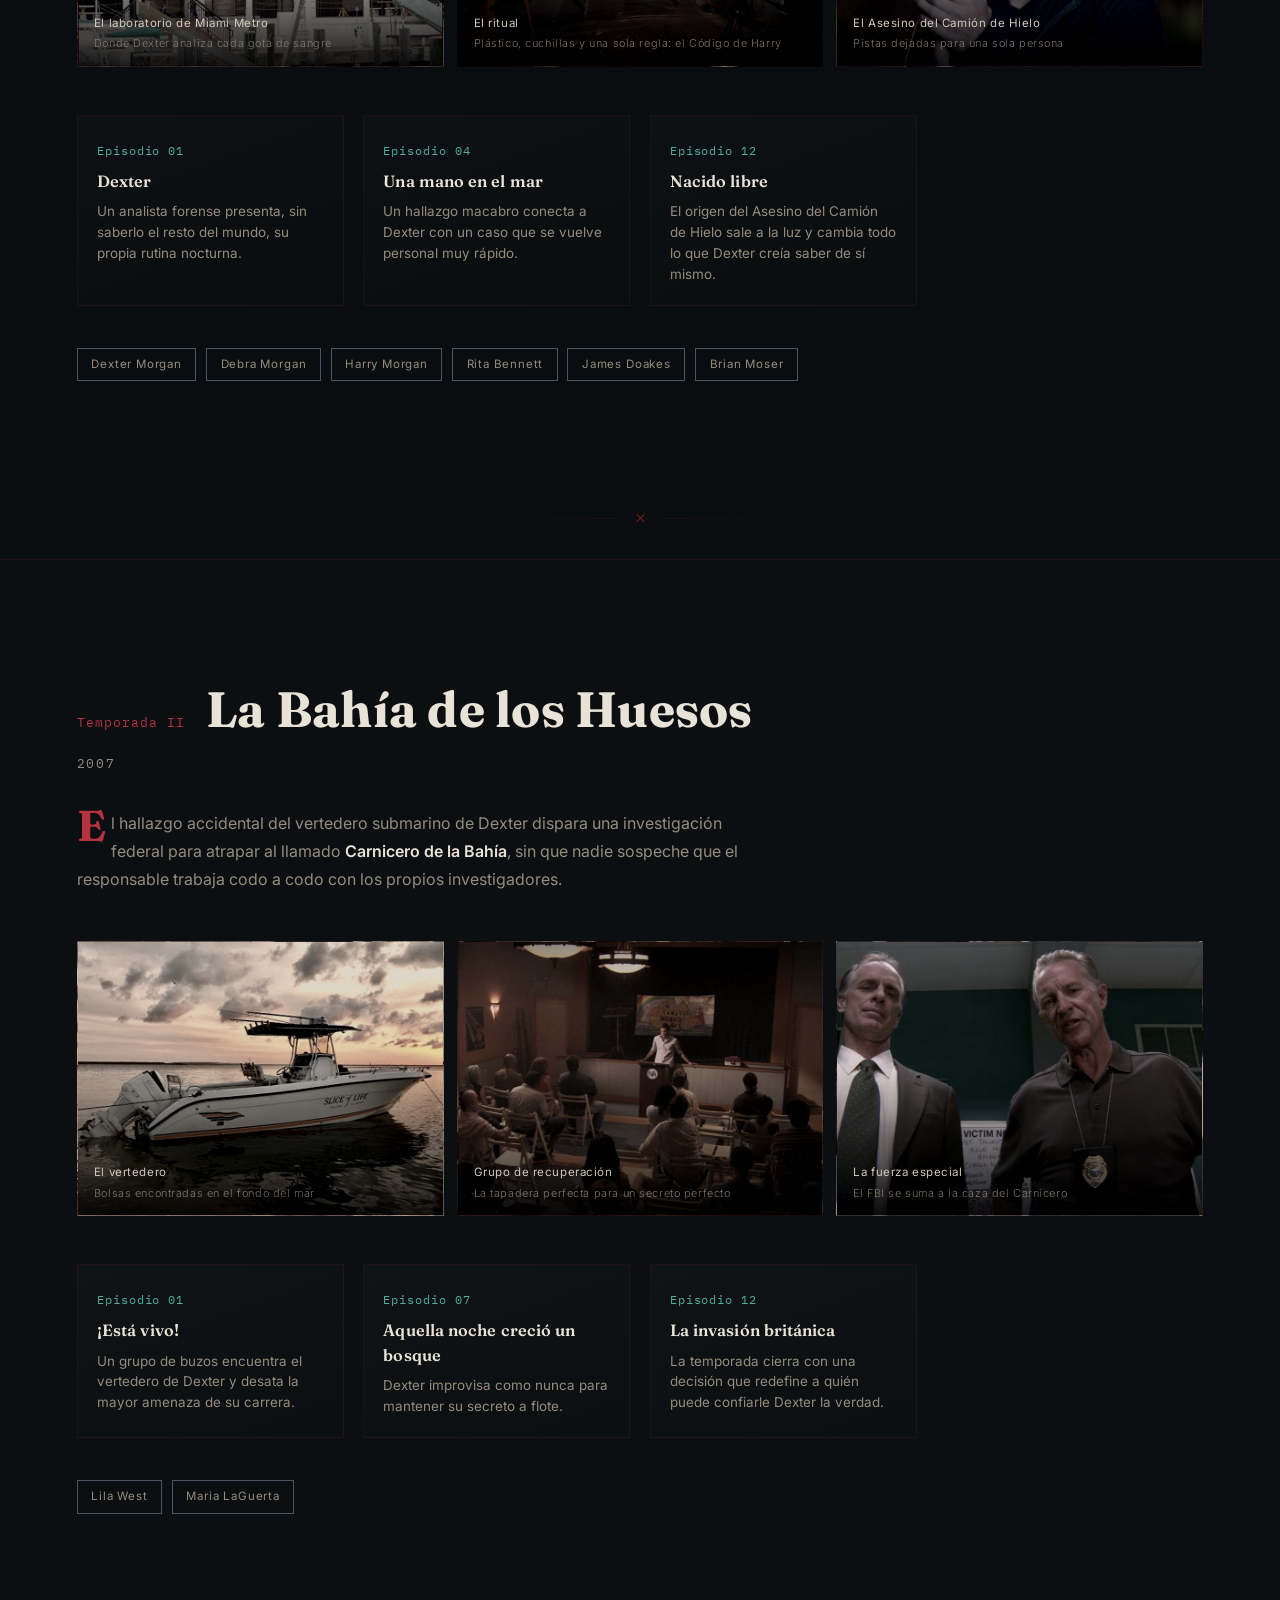
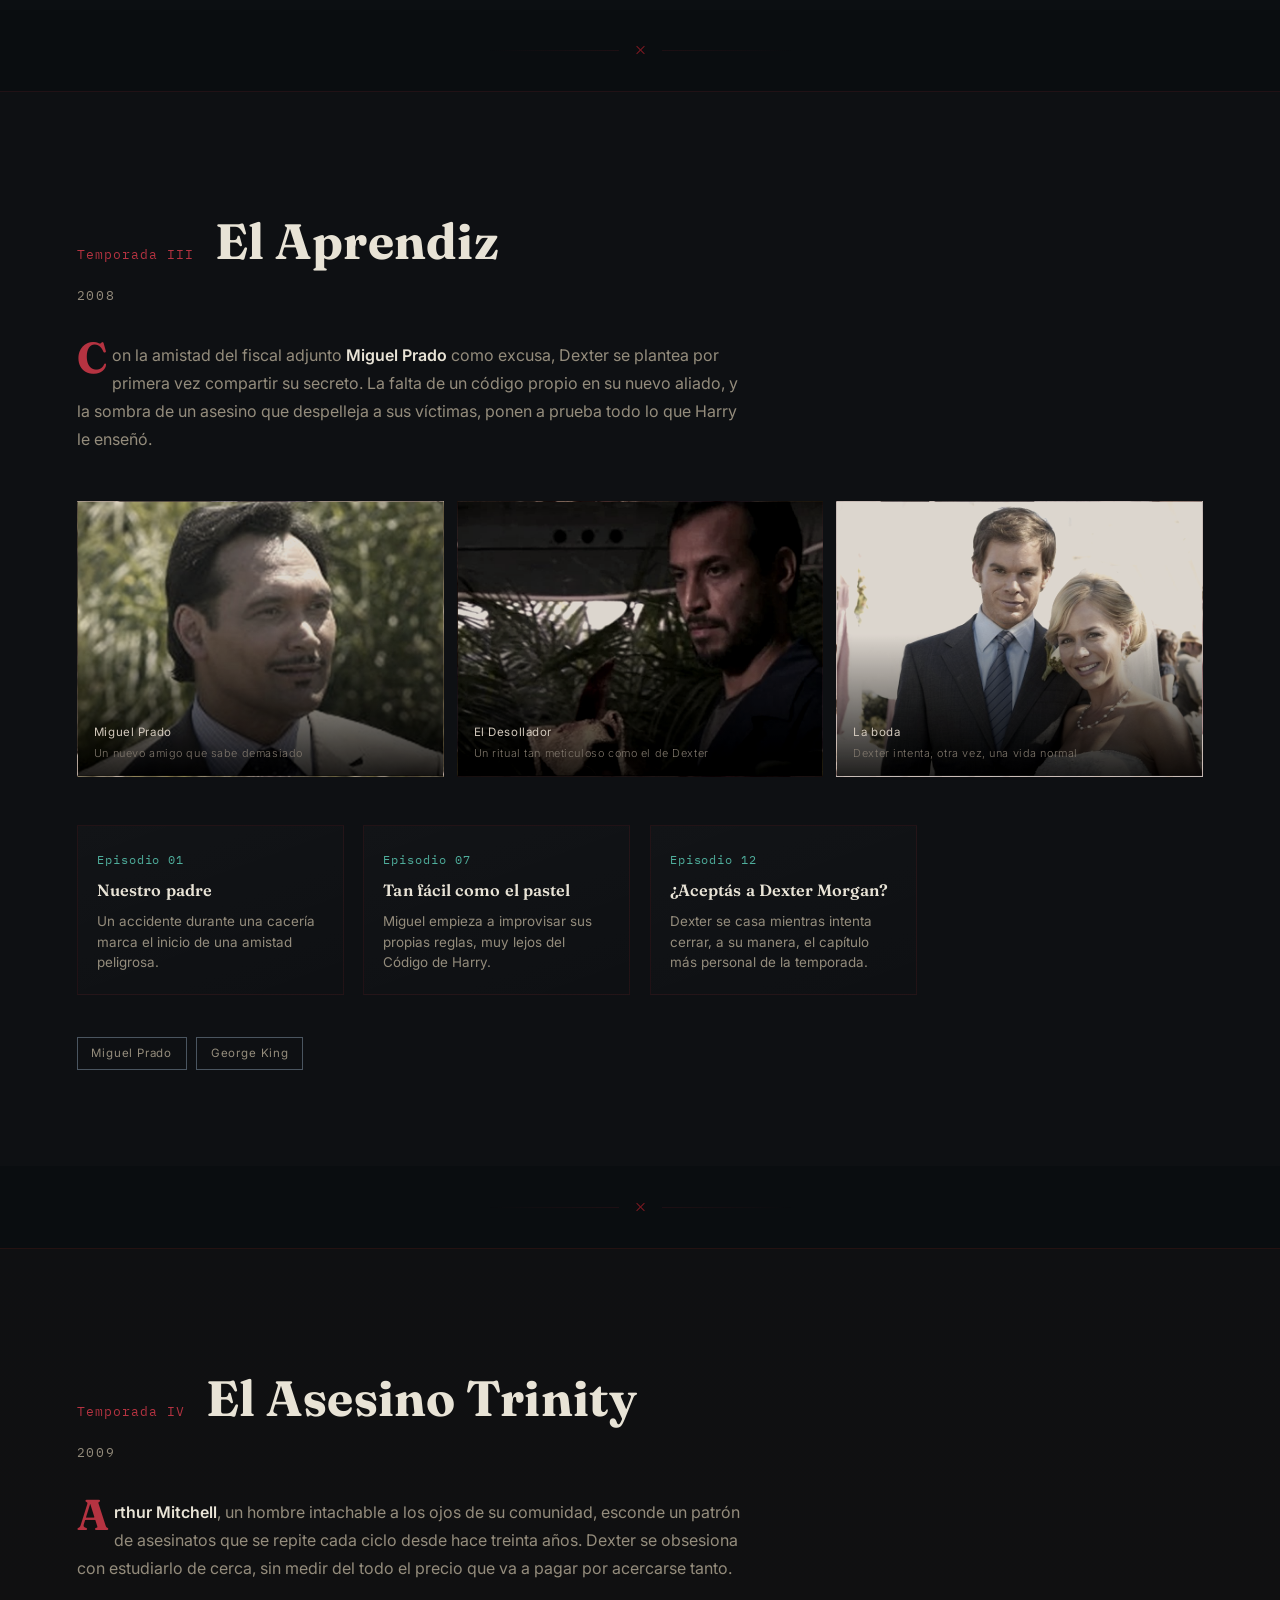
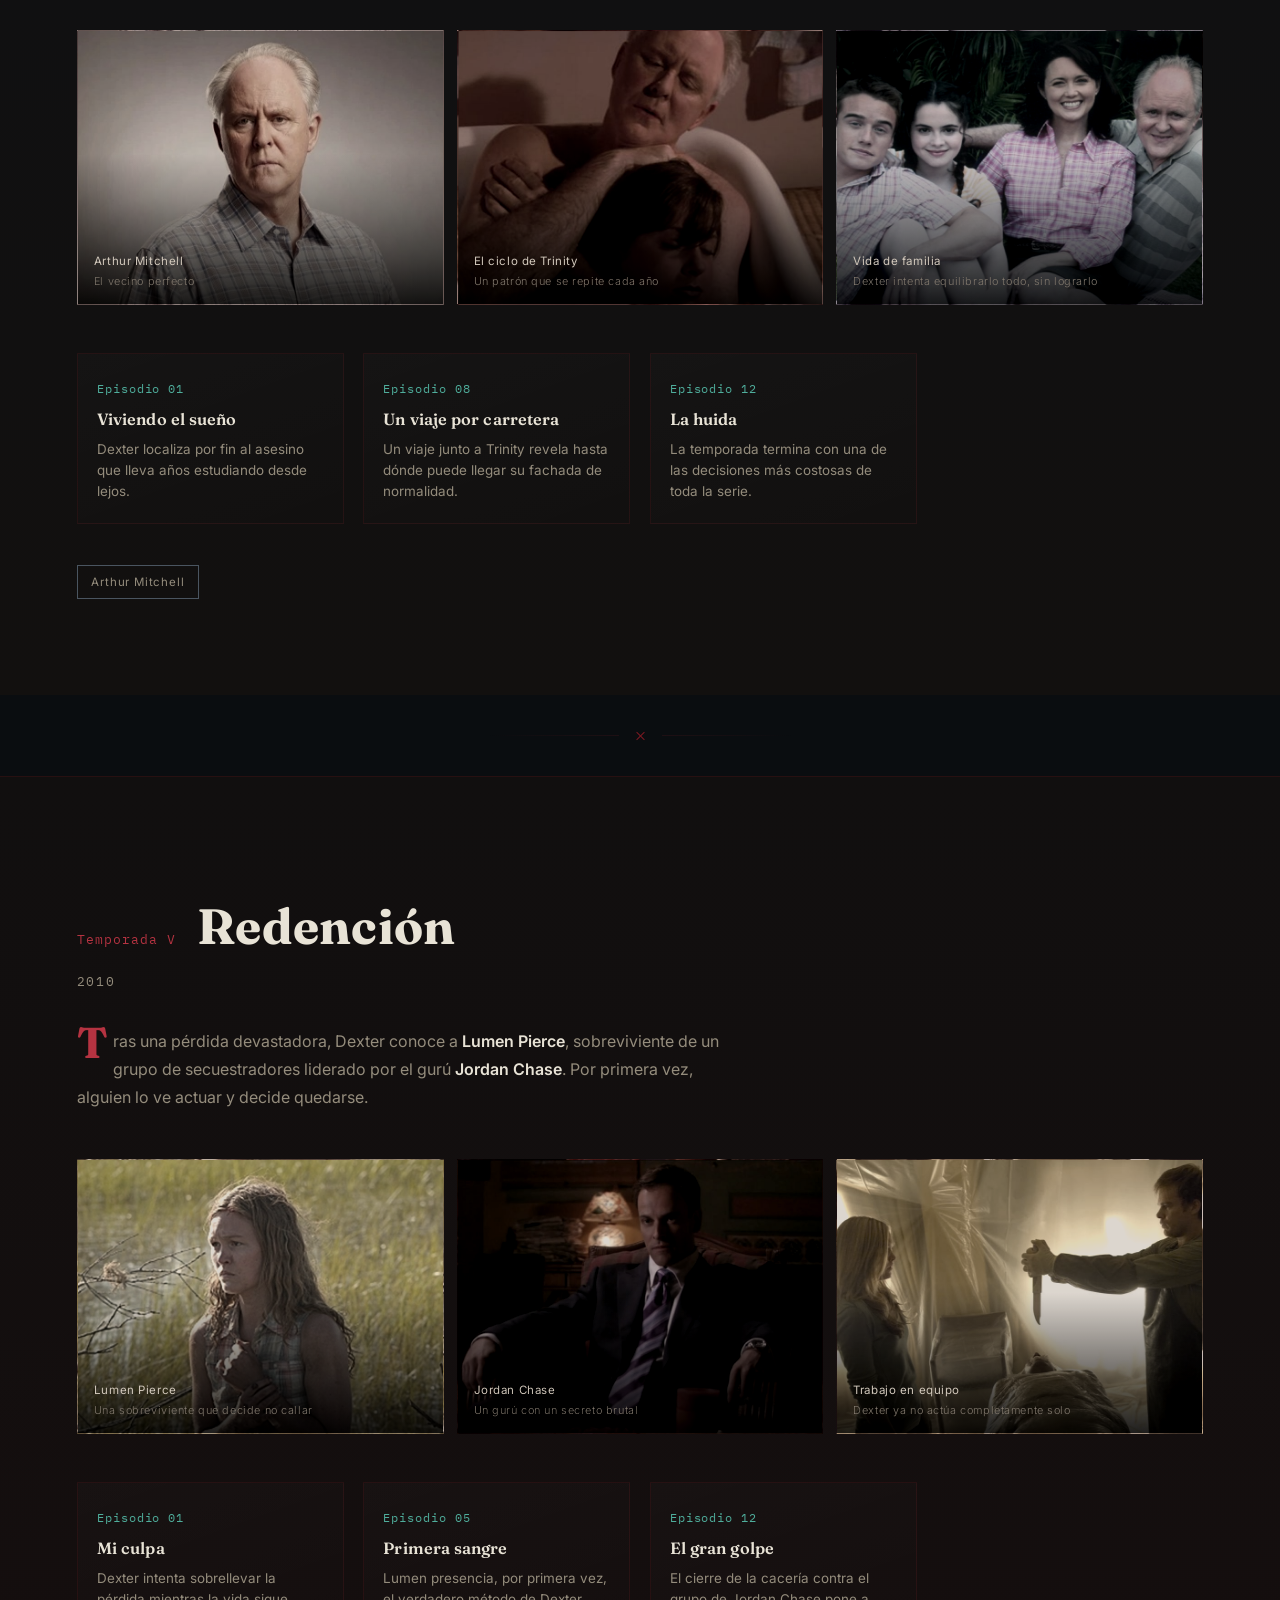
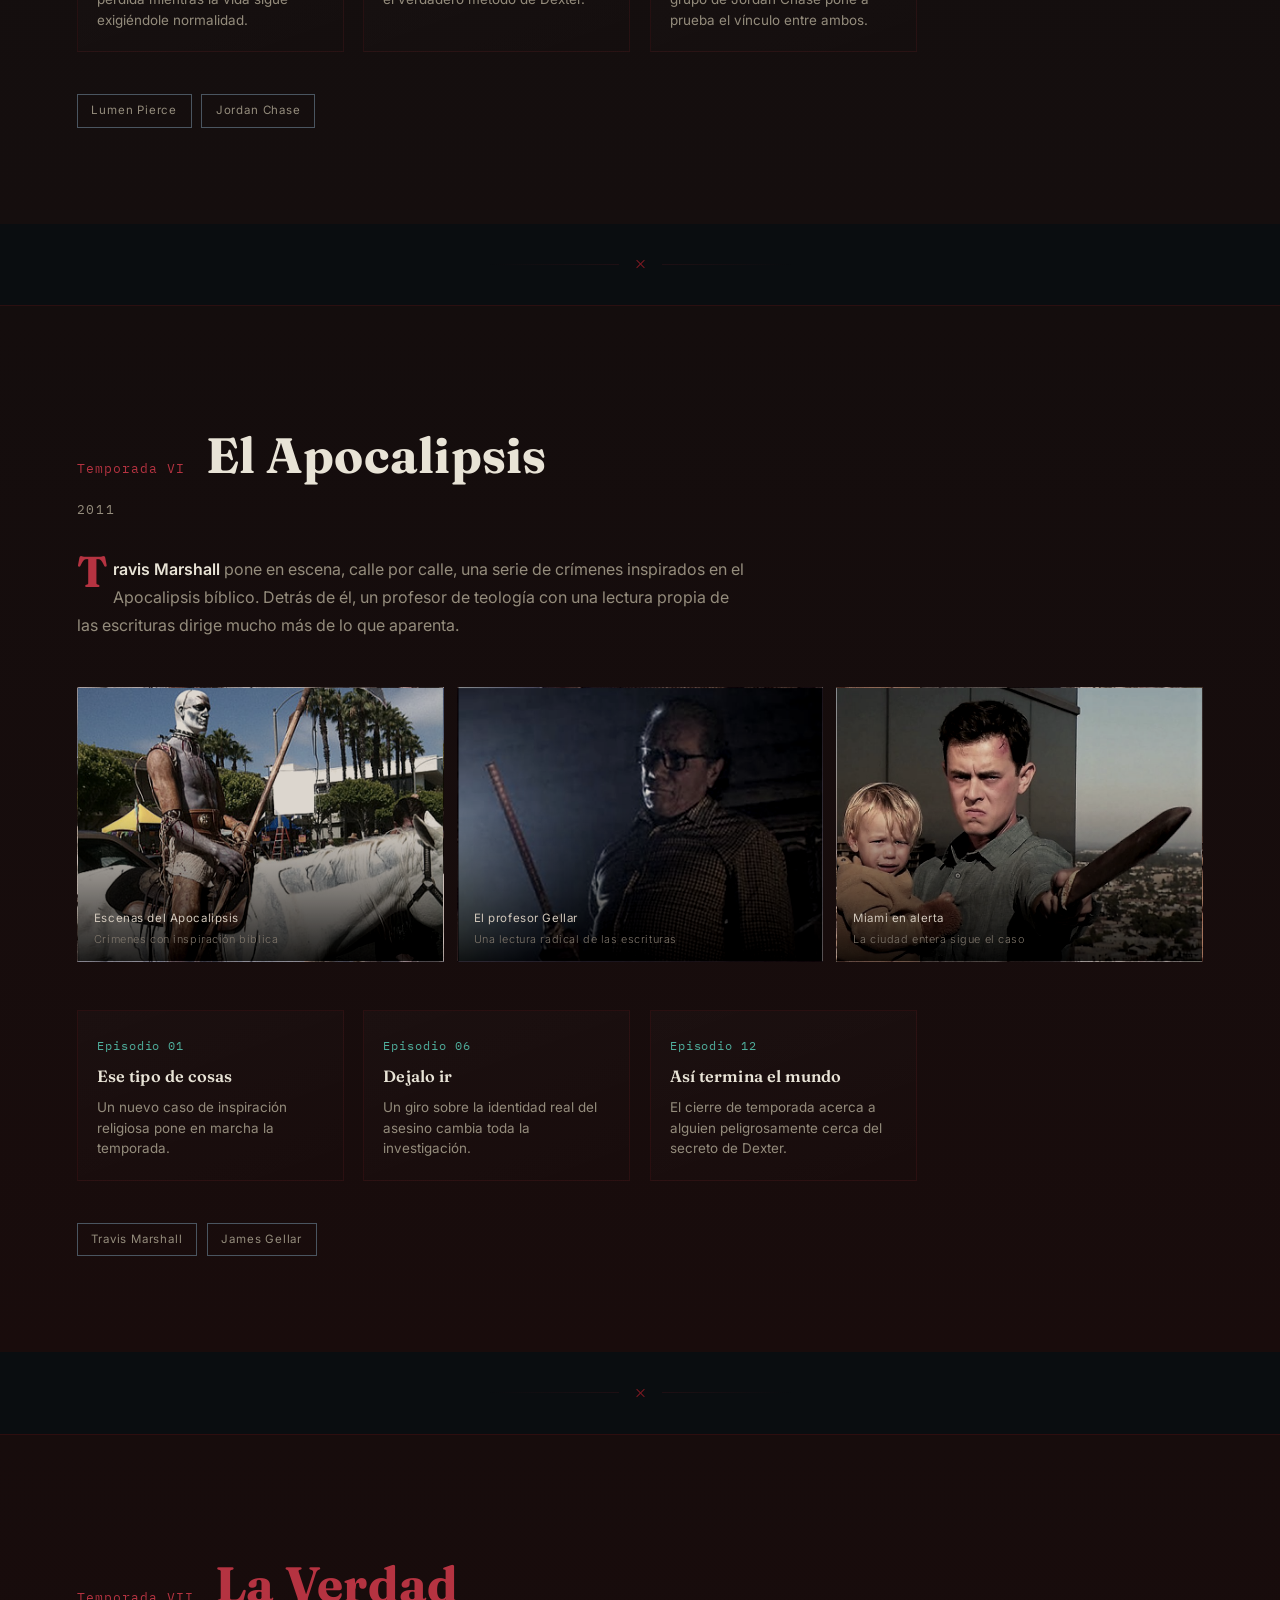
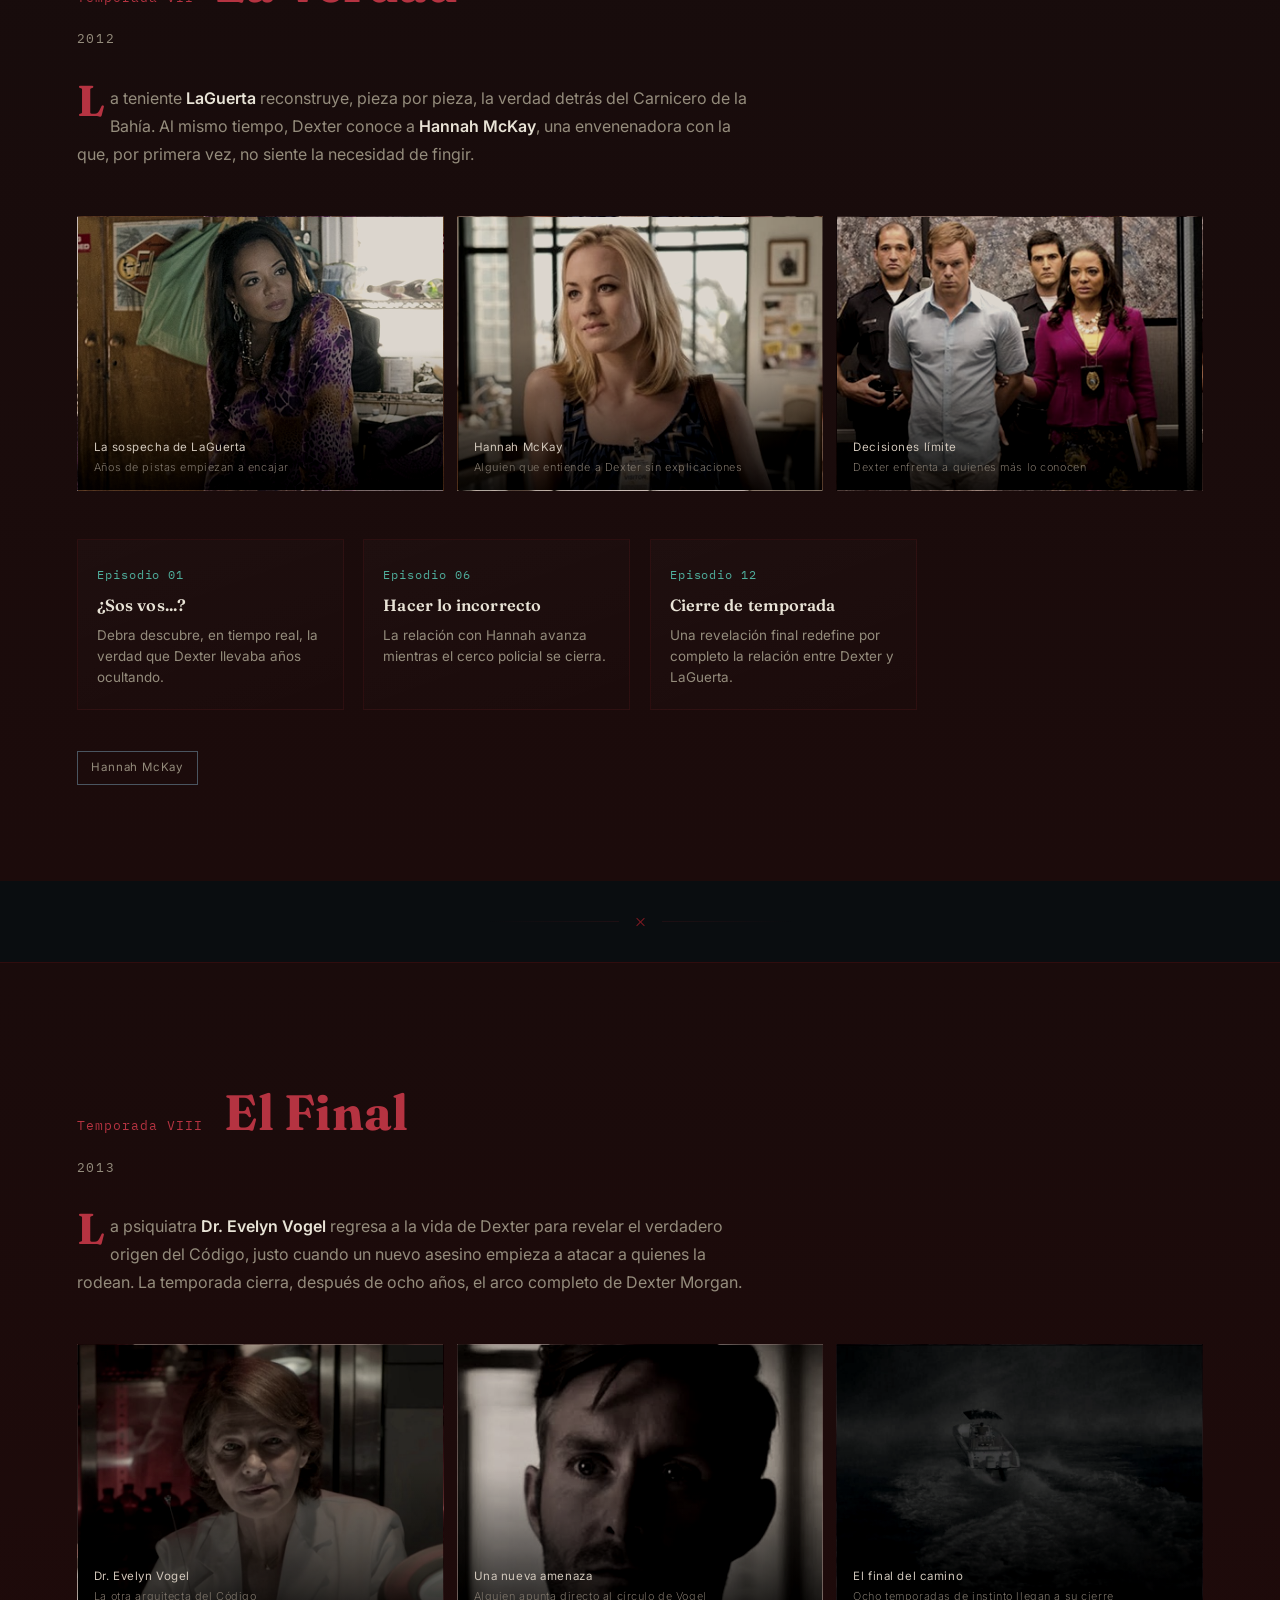
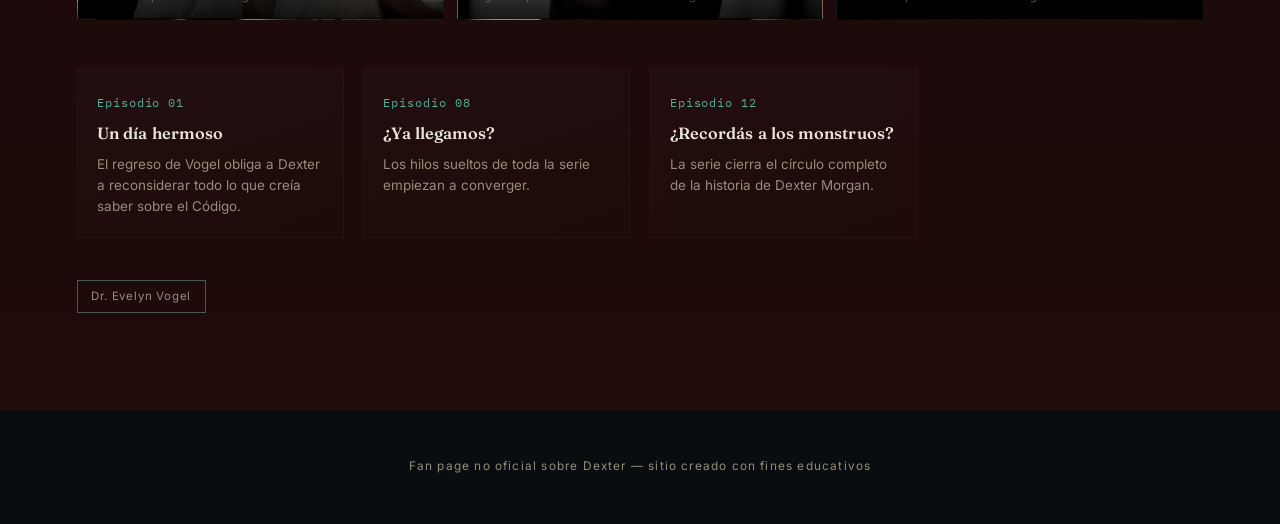
<file: temporadas.html>
<!DOCTYPE html>
<html lang="es">

<head>
  <meta charset="UTF-8">
  <meta name="viewport" content="width=device-width, initial-scale=1.0">
  <title>Temporadas — Dexter</title>
  <link rel="preconnect" href="https://fonts.googleapis.com">
  <link
    href="https://fonts.googleapis.com/css2?family=Fraunces:opsz,wght@9..144,400;9..144,600;9..144,700;9..144,900&family=Inter:wght@300;400;500;600&family=IBM+Plex+Mono:wght@400;500&display=swap"
    rel="stylesheet">
  <link rel="stylesheet" href="css/estilos.css">
</head>

<body>

  <header class="site-header">
    <a href="index.html" class="brand">
      <img class="brand-logo" data-src="img/logo-dexter.png" alt="Dexter">
      <span class="brand-text">Dexter<i class="drop"></i></span>
    </a>
    <button class="nav-toggle" id="navToggle" aria-label="Abrir menú" aria-expanded="false">
      <span></span><span></span><span></span>
    </button>
    <nav class="site-nav" id="siteNav">
      <ul>
        <li><a href="index.html">Inicio</a></li>
        <li><a href="personajes.html">Personajes</a></li>
        <li class="has-submenu">
          <a href="temporadas.html" class="active">Temporadas</a>
          <button class="submenu-toggle" aria-expanded="false" aria-label="Mostrar temporadas"><span class="chevron"></span></button>
          <ul class="submenu">
            <li><a href="temporadas.html#s1">Temporada I</a></li>
            <li><a href="temporadas.html#s2">Temporada II</a></li>
            <li><a href="temporadas.html#s3">Temporada III</a></li>
            <li><a href="temporadas.html#s4">Temporada IV</a></li>
            <li><a href="temporadas.html#s5">Temporada V</a></li>
            <li><a href="temporadas.html#s6">Temporada VI</a></li>
            <li><a href="temporadas.html#s7">Temporada VII</a></li>
            <li><a href="temporadas.html#s8">Temporada VIII</a></li>
          </ul>
        </li>
        <li><a href="galeria.html">Galería</a></li>
        <li><a href="contacto.html">Contacto</a></li>
      </ul>
    </nav>
  </header>

  <section class="hero">
    <span class="hero-eyebrow">Miami, Florida</span>
    <h1>Dexter</h1>
    <p class="sub">Ocho temporadas. Un código. Una ciudad que nunca se entera de lo cerca que estuvo.</p>
    <div class="drip-line"><i></i><i></i><i></i></div>
    <div class="scroll-hint">Desplazate ↓</div>
  </section>

  <div class="divider"><span></span></div>

  <section class="season" id="s1">
    <div class="season-head">
      <span class="season-num">Temporada I</span>
      <h2>El Código</h2>
    </div>
    <p class="season-year">2006</p>
    <p class="season-synopsis">Dexter Morgan lleva una doble vida perfectamente calibrada: analista de sangre en
      Miami Metro de día, verdugo nocturno de asesinos impunes por las noches. Cuando el <strong>Asesino del Camión
        de Hielo</strong> empieza a dejarle pistas dirigidas solo a él, Dexter descubre que alguien conoce su
      verdadera naturaleza mejor de lo que imagina.</p>

    <div class="photo-grid" data-season="1">
      <div class="photo-item" data-seed="1" style="background-image:url('img/s1-1.jpg')">
        <p class="slide-caption">El laboratorio de Miami Metro<span>Donde Dexter analiza cada gota de sangre</span></p>
      </div>
      <div class="photo-item" data-seed="2" style="background-image:url('img/s1-2.jpg')">
        <p class="slide-caption">El ritual<span>Plástico, cuchillas y una sola regla: el Código de Harry</span></p>
      </div>
      <div class="photo-item" data-seed="3" style="background-image:url('img/s1-3.jpg')">
        <p class="slide-caption">El Asesino del Camión de Hielo<span>Pistas dejadas para una sola persona</span></p>
      </div>
    </div>

    <div class="ep-grid">
      <div class="ep-card"><span class="ep-num mono">Episodio 01</span>
        <h3>Dexter</h3>
        <p>Un analista forense presenta, sin saberlo el resto del mundo, su propia rutina nocturna.</p>
      </div>
      <div class="ep-card"><span class="ep-num mono">Episodio 04</span>
        <h3>Una mano en el mar</h3>
        <p>Un hallazgo macabro conecta a Dexter con un caso que se vuelve personal muy rápido.</p>
      </div>
      <div class="ep-card"><span class="ep-num mono">Episodio 12</span>
        <h3>Nacido libre</h3>
        <p>El origen del Asesino del Camión de Hielo sale a la luz y cambia todo lo que Dexter creía saber de sí
          mismo.</p>
      </div>
    </div>
    <div class="cast">
      <a href="index.html#dexter-morgan">Dexter Morgan</a>
      <a href="index.html#debra-morgan">Debra Morgan</a>
      <a href="index.html#harry-morgan">Harry Morgan</a>
      <a href="index.html#rita-bennett">Rita Bennett</a>
      <a href="index.html#james-doakes">James Doakes</a>
      <a href="index.html#brian-moser">Brian Moser</a>
    </div>
  </section>

  <div class="divider"><span></span></div>

  <section class="season" id="s2">
    <div class="season-head">
      <span class="season-num">Temporada II</span>
      <h2>La Bahía de los Huesos</h2>
    </div>
    <p class="season-year">2007</p>
    <p class="season-synopsis">El hallazgo accidental del vertedero submarino de Dexter dispara una investigación
      federal para atrapar al llamado <strong>Carnicero de la Bahía</strong>, sin que nadie sospeche que el
      responsable trabaja codo a codo con los propios investigadores.</p>

    <div class="photo-grid" data-season="2">
      <div class="photo-item" data-seed="4" style="background-image:url('img/s2-1.jpg')">
        <p class="slide-caption">El vertedero<span>Bolsas encontradas en el fondo del mar</span></p>
      </div>
      <div class="photo-item" data-seed="5" style="background-image:url('img/s2-2.jpg')">
        <p class="slide-caption">Grupo de recuperación<span>La tapadera perfecta para un secreto perfecto</span></p>
      </div>
      <div class="photo-item" data-seed="6" style="background-image:url('img/s2-3.jpg')">
        <p class="slide-caption">La fuerza especial<span>El FBI se suma a la caza del Carnicero</span></p>
      </div>
    </div>

    <div class="ep-grid">
      <div class="ep-card"><span class="ep-num mono">Episodio 01</span>
        <h3>¡Está vivo!</h3>
        <p>Un grupo de buzos encuentra el vertedero de Dexter y desata la mayor amenaza de su carrera.</p>
      </div>
      <div class="ep-card"><span class="ep-num mono">Episodio 07</span>
        <h3>Aquella noche creció un bosque</h3>
        <p>Dexter improvisa como nunca para mantener su secreto a flote.</p>
      </div>
      <div class="ep-card"><span class="ep-num mono">Episodio 12</span>
        <h3>La invasión británica</h3>
        <p>La temporada cierra con una decisión que redefine a quién puede confiarle Dexter la verdad.</p>
      </div>
    </div>
    <div class="cast">
      <a href="index.html#lila-west">Lila West</a>
      <a href="index.html#maria-laguerta">Maria LaGuerta</a>
    </div>
  </section>

  <div class="divider"><span></span></div>

  <section class="season" id="s3">
    <div class="season-head">
      <span class="season-num">Temporada III</span>
      <h2>El Aprendiz</h2>
    </div>
    <p class="season-year">2008</p>
    <p class="season-synopsis">Con la amistad del fiscal adjunto <strong>Miguel Prado</strong> como excusa, Dexter
      se plantea por primera vez compartir su secreto. La falta de un código propio en su nuevo aliado, y la sombra
      de un asesino que despelleja a sus víctimas, ponen a prueba todo lo que Harry le enseñó.</p>

    <div class="photo-grid" data-season="3">
      <div class="photo-item" data-seed="7" style="background-image:url('img/s3-1.jpg')">
        <p class="slide-caption">Miguel Prado<span>Un nuevo amigo que sabe demasiado</span></p>
      </div>
      <div class="photo-item" data-seed="8" style="background-image:url('img/s3-2.jpg')">
        <p class="slide-caption">El Desollador<span>Un ritual tan meticuloso como el de Dexter</span></p>
      </div>
      <div class="photo-item" data-seed="9" style="background-image:url('img/s3-3.jpg')">
        <p class="slide-caption">La boda<span>Dexter intenta, otra vez, una vida normal</span></p>
      </div>
    </div>

    <div class="ep-grid">
      <div class="ep-card"><span class="ep-num mono">Episodio 01</span>
        <h3>Nuestro padre</h3>
        <p>Un accidente durante una cacería marca el inicio de una amistad peligrosa.</p>
      </div>
      <div class="ep-card"><span class="ep-num mono">Episodio 07</span>
        <h3>Tan fácil como el pastel</h3>
        <p>Miguel empieza a improvisar sus propias reglas, muy lejos del Código de Harry.</p>
      </div>
      <div class="ep-card"><span class="ep-num mono">Episodio 12</span>
        <h3>¿Aceptás a Dexter Morgan?</h3>
        <p>Dexter se casa mientras intenta cerrar, a su manera, el capítulo más personal de la temporada.</p>
      </div>
    </div>
    <div class="cast">
      <a href="index.html#miguel-prado">Miguel Prado</a>
      <a href="index.html#george-king">George King</a>
    </div>
  </section>

  <div class="divider"><span></span></div>

  <section class="season" id="s4">
    <div class="season-head">
      <span class="season-num">Temporada IV</span>
      <h2>El Asesino Trinity</h2>
    </div>
    <p class="season-year">2009</p>
    <p class="season-synopsis"><strong>Arthur Mitchell</strong>, un hombre intachable a los ojos de su comunidad,
      esconde un patrón de asesinatos que se repite cada ciclo desde hace treinta años. Dexter se obsesiona con
      estudiarlo de cerca, sin medir del todo el precio que va a pagar por acercarse tanto.</p>

    <div class="photo-grid" data-season="4">
      <div class="photo-item" data-seed="10" style="background-image:url('img/s4-1.jpg')">
        <p class="slide-caption">Arthur Mitchell<span>El vecino perfecto</span></p>
      </div>
      <div class="photo-item" data-seed="11" style="background-image:url('img/s4-2.jpg')">
        <p class="slide-caption">El ciclo de Trinity<span>Un patrón que se repite cada año</span></p>
      </div>
      <div class="photo-item" data-seed="12" style="background-image:url('img/s4-3.jpg')">
        <p class="slide-caption">Vida de familia<span>Dexter intenta equilibrarlo todo, sin lograrlo</span></p>
      </div>
    </div>

    <div class="ep-grid">
      <div class="ep-card"><span class="ep-num mono">Episodio 01</span>
        <h3>Viviendo el sueño</h3>
        <p>Dexter localiza por fin al asesino que lleva años estudiando desde lejos.</p>
      </div>
      <div class="ep-card"><span class="ep-num mono">Episodio 08</span>
        <h3>Un viaje por carretera</h3>
        <p>Un viaje junto a Trinity revela hasta dónde puede llegar su fachada de normalidad.</p>
      </div>
      <div class="ep-card"><span class="ep-num mono">Episodio 12</span>
        <h3>La huida</h3>
        <p>La temporada termina con una de las decisiones más costosas de toda la serie.</p>
      </div>
    </div>
    <div class="cast">
      <a href="index.html#arthur-mitchell">Arthur Mitchell</a>
    </div>
  </section>

  <div class="divider"><span></span></div>

  <section class="season" id="s5">
    <div class="season-head">
      <span class="season-num">Temporada V</span>
      <h2>Redención</h2>
    </div>
    <p class="season-year">2010</p>
    <p class="season-synopsis">Tras una pérdida devastadora, Dexter conoce a <strong>Lumen Pierce</strong>,
      sobreviviente de un grupo de secuestradores liderado por el gurú <strong>Jordan Chase</strong>. Por primera
      vez, alguien lo ve actuar y decide quedarse.</p>

    <div class="photo-grid" data-season="5">
      <div class="photo-item" data-seed="13" style="background-image:url('img/s5-1.jpg')">
        <p class="slide-caption">Lumen Pierce<span>Una sobreviviente que decide no callar</span></p>
      </div>
      <div class="photo-item" data-seed="14" style="background-image:url('img/s5-2.jpg')">
        <p class="slide-caption">Jordan Chase<span>Un gurú con un secreto brutal</span></p>
      </div>
      <div class="photo-item" data-seed="15" style="background-image:url('img/s5-3.jpg')">
        <p class="slide-caption">Trabajo en equipo<span>Dexter ya no actúa completamente solo</span></p>
      </div>
    </div>

    <div class="ep-grid">
      <div class="ep-card"><span class="ep-num mono">Episodio 01</span>
        <h3>Mi culpa</h3>
        <p>Dexter intenta sobrellevar la pérdida mientras la vida sigue exigiéndole normalidad.</p>
      </div>
      <div class="ep-card"><span class="ep-num mono">Episodio 05</span>
        <h3>Primera sangre</h3>
        <p>Lumen presencia, por primera vez, el verdadero método de Dexter.</p>
      </div>
      <div class="ep-card"><span class="ep-num mono">Episodio 12</span>
        <h3>El gran golpe</h3>
        <p>El cierre de la cacería contra el grupo de Jordan Chase pone a prueba el vínculo entre ambos.</p>
      </div>
    </div>
    <div class="cast">
      <a href="index.html#lumen-pierce">Lumen Pierce</a>
      <a href="index.html#jordan-chase">Jordan Chase</a>
    </div>
  </section>

  <div class="divider"><span></span></div>

  <section class="season" id="s6">
    <div class="season-head">
      <span class="season-num">Temporada VI</span>
      <h2>El Apocalipsis</h2>
    </div>
    <p class="season-year">2011</p>
    <p class="season-synopsis"><strong>Travis Marshall</strong> pone en escena, calle por calle, una serie de
      crímenes inspirados en el Apocalipsis bíblico. Detrás de él, un profesor de teología con una lectura propia de
      las escrituras dirige mucho más de lo que aparenta.</p>

    <div class="photo-grid" data-season="6">
      <div class="photo-item" data-seed="16" style="background-image:url('img/s6-1.jpg')">
        <p class="slide-caption">Escenas del Apocalipsis<span>Crímenes con inspiración bíblica</span></p>
      </div>
      <div class="photo-item" data-seed="17" style="background-image:url('img/s6-2.jpg')">
        <p class="slide-caption">El profesor Gellar<span>Una lectura radical de las escrituras</span></p>
      </div>
      <div class="photo-item" data-seed="18" style="background-image:url('img/s6-3.jpg')">
        <p class="slide-caption">Miami en alerta<span>La ciudad entera sigue el caso</span></p>
      </div>
    </div>

    <div class="ep-grid">
      <div class="ep-card"><span class="ep-num mono">Episodio 01</span>
        <h3>Ese tipo de cosas</h3>
        <p>Un nuevo caso de inspiración religiosa pone en marcha la temporada.</p>
      </div>
      <div class="ep-card"><span class="ep-num mono">Episodio 06</span>
        <h3>Dejalo ir</h3>
        <p>Un giro sobre la identidad real del asesino cambia toda la investigación.</p>
      </div>
      <div class="ep-card"><span class="ep-num mono">Episodio 12</span>
        <h3>Así termina el mundo</h3>
        <p>El cierre de temporada acerca a alguien peligrosamente cerca del secreto de Dexter.</p>
      </div>
    </div>
    <div class="cast">
      <a href="index.html#travis-marshall">Travis Marshall</a>
      <a href="index.html#james-gellar">James Gellar</a>
    </div>
  </section>

  <div class="divider"><span></span></div>

  <section class="season" id="s7">
    <div class="season-head">
      <span class="season-num">Temporada VII</span>
      <h2>La Verdad</h2>
    </div>
    <p class="season-year">2012</p>
    <p class="season-synopsis">La teniente <strong>LaGuerta</strong> reconstruye, pieza por pieza, la verdad detrás
      del Carnicero de la Bahía. Al mismo tiempo, Dexter conoce a <strong>Hannah McKay</strong>, una envenenadora
      con la que, por primera vez, no siente la necesidad de fingir.</p>

    <div class="photo-grid" data-season="7">
      <div class="photo-item" data-seed="19" style="background-image:url('img/s7-1.jpg')">
        <p class="slide-caption">La sospecha de LaGuerta<span>Años de pistas empiezan a encajar</span></p>
      </div>
      <div class="photo-item" data-seed="20" style="background-image:url('img/s7-2.jpg')">
        <p class="slide-caption">Hannah McKay<span>Alguien que entiende a Dexter sin explicaciones</span></p>
      </div>
      <div class="photo-item" data-seed="21" style="background-image:url('img/s7-3.jpg')">
        <p class="slide-caption">Decisiones límite<span>Dexter enfrenta a quienes más lo conocen</span></p>
      </div>
    </div>

    <div class="ep-grid">
      <div class="ep-card"><span class="ep-num mono">Episodio 01</span>
        <h3>¿Sos vos...?</h3>
        <p>Debra descubre, en tiempo real, la verdad que Dexter llevaba años ocultando.</p>
      </div>
      <div class="ep-card"><span class="ep-num mono">Episodio 06</span>
        <h3>Hacer lo incorrecto</h3>
        <p>La relación con Hannah avanza mientras el cerco policial se cierra.</p>
      </div>
      <div class="ep-card"><span class="ep-num mono">Episodio 12</span>
        <h3>Cierre de temporada</h3>
        <p>Una revelación final redefine por completo la relación entre Dexter y LaGuerta.</p>
      </div>
    </div>
    <div class="cast">
      <a href="index.html#hannah-mckay">Hannah McKay</a>
    </div>
  </section>

  <div class="divider"><span></span></div>

  <section class="season" id="s8">
    <div class="season-head">
      <span class="season-num">Temporada VIII</span>
      <h2>El Final</h2>
    </div>
    <p class="season-year">2013</p>
    <p class="season-synopsis">La psiquiatra <strong>Dr. Evelyn Vogel</strong> regresa a la vida de Dexter para
      revelar el verdadero origen del Código, justo cuando un nuevo asesino empieza a atacar a quienes la rodean. La
      temporada cierra, después de ocho años, el arco completo de Dexter Morgan.</p>

    <div class="photo-grid" data-season="8">
      <div class="photo-item" data-seed="22" style="background-image:url('img/s8-1.jpg')">
        <p class="slide-caption">Dr. Evelyn Vogel<span>La otra arquitecta del Código</span></p>
      </div>
      <div class="photo-item" data-seed="23" style="background-image:url('img/s8-2.jpg')">
        <p class="slide-caption">Una nueva amenaza<span>Alguien apunta directo al círculo de Vogel</span></p>
      </div>
      <div class="photo-item" data-seed="24" style="background-image:url('img/s8-3.jpg')">
        <p class="slide-caption">El final del camino<span>Ocho temporadas de instinto llegan a su cierre</span></p>
      </div>
    </div>

    <div class="ep-grid">
      <div class="ep-card"><span class="ep-num mono">Episodio 01</span>
        <h3>Un día hermoso</h3>
        <p>El regreso de Vogel obliga a Dexter a reconsiderar todo lo que creía saber sobre el Código.</p>
      </div>
      <div class="ep-card"><span class="ep-num mono">Episodio 08</span>
        <h3>¿Ya llegamos?</h3>
        <p>Los hilos sueltos de toda la serie empiezan a converger.</p>
      </div>
      <div class="ep-card"><span class="ep-num mono">Episodio 12</span>
        <h3>¿Recordás a los monstruos?</h3>
        <p>La serie cierra el círculo completo de la historia de Dexter Morgan.</p>
      </div>
    </div>
    <div class="cast">
      <a href="index.html#evelyn-vogel">Dr. Evelyn Vogel</a>
    </div>
  </section>

  <footer class="simple-footer">
    Fan page no oficial sobre Dexter — sitio creado con fines educativos
  </footer>

  <script src="js/script.js"></script>
</body>

</html>
</file>
<file: css/estilos.css>
:root {
  --void: #0a0d10;
  --lab: #12171b;
  --lab-2: #171d22;
  --line: rgba(124, 30, 38, .18);
  --line-soft: rgba(232, 227, 214, .08);
  --steel: #4a5560;
  --blood: #7c1a22;
  --blood-bright: #b53341;
  --luminol: #4fae9c;
  --bone: #e8e3d6;
  --bone-dim: #948c7c;
  --tan: #b6a179;
  --rose: #a5677a;
  --police: #6c8ba3;
}

* {
  box-sizing: border-box;
  margin: 0;
  padding: 0;
}

html {
  scroll-behavior: smooth;
}

body {
  background: var(--void);
  color: var(--bone);
  font-family: 'Inter', sans-serif;
  font-weight: 400;
  font-size: 16px;
  line-height: 1.5;
  overflow-x: hidden;
  position: relative;
}

/* Textura fija: salpicado de sangre muy tenue sobre todo el sitio */
body::before {
  content: "";
  position: fixed;
  inset: 0;
  z-index: 1;
  pointer-events: none;
  background-image:
    radial-gradient(rgba(124, 30, 38, .10) 1px, transparent 1.4px),
    radial-gradient(rgba(124, 30, 38, .06) 1px, transparent 1.2px),
    radial-gradient(rgba(232, 227, 214, .02) 1px, transparent 1px);
  background-size: 180px 180px, 260px 260px, 4px 4px;
  background-position: 20px 40px, 120px 200px, 0 0;
  opacity: .6;
}

a {
  color: inherit;
}

img {
  max-width: 100%;
  display: block;
}

h1,
h2,
h3 {
  font-family: 'Fraunces', serif;
  font-optical-sizing: auto;
  letter-spacing: .005em;
}

.mono {
  font-family: 'IBM Plex Mono', monospace;
}

/* ---------- SEPARADOR: sutura ---------- */
.divider {
  display: flex;
  align-items: center;
  justify-content: center;
  gap: 1rem;
  padding: 2.2rem 0;
  position: relative;
  z-index: 1;
}

.divider::before,
.divider::after {
  content: "";
  height: 1px;
  width: min(16vw, 130px);
  background: linear-gradient(90deg, transparent, var(--line));
}

.divider::after {
  background: linear-gradient(90deg, var(--line), transparent);
}

.divider span {
  position: relative;
  width: 11px;
  height: 11px;
  flex-shrink: 0;
}

.divider span::before,
.divider span::after {
  content: "";
  position: absolute;
  top: 50%;
  left: 0;
  width: 100%;
  height: 1px;
  background: var(--blood);
}

.divider span::before {
  transform: translateY(-50%) rotate(45deg);
}

.divider span::after {
  transform: translateY(-50%) rotate(-45deg);
}

/* ---------- HEADER / NAV ---------- */
.site-header {
  position: fixed;
  top: 0;
  left: 0;
  right: 0;
  z-index: 100;
  display: flex;
  align-items: center;
  justify-content: space-between;
  padding: 1.1rem 2rem;
  background: linear-gradient(to bottom, rgba(10, 13, 16, .96), rgba(10, 13, 16, 0));
}

.brand {
  display: flex;
  align-items: center;
  gap: .55rem;
  text-decoration: none;
}

.brand-logo {
  display: none;
  height: 80px;
  width: auto;
}

.brand-text {
  font-family: 'Fraunces', serif;
  font-weight: 700;
  font-size: 1.15rem;
  letter-spacing: .1em;
  text-transform: uppercase;
  color: var(--bone);
}

.brand-text .drop {
  display: inline-block;
  width: 6px;
  height: 9px;
  margin-left: .15em;
  background: var(--blood);
  border-radius: 0 65% 65% 65%;
  transform: rotate(45deg);
  vertical-align: middle;
}

.nav-toggle {
  display: none;
  flex-direction: column;
  justify-content: center;
  gap: 5px;
  width: 30px;
  height: 30px;
  background: none;
  border: none;
  cursor: pointer;
  z-index: 101;
}

.nav-toggle span {
  display: block;
  width: 100%;
  height: 1.5px;
  background: var(--bone);
  transition: transform .3s, opacity .3s;
}

.nav-toggle[aria-expanded="true"] span:nth-child(1) {
  transform: translateY(6.5px) rotate(45deg);
}

.nav-toggle[aria-expanded="true"] span:nth-child(2) {
  opacity: 0;
}

.nav-toggle[aria-expanded="true"] span:nth-child(3) {
  transform: translateY(-6.5px) rotate(-45deg);
}

.site-nav>ul {
  display: flex;
  align-items: center;
  gap: 1.5rem;
  list-style: none;
}

/* Cada <li> centra su propio contenido de la misma forma (con o sin botón de
   submenú), para que todos los links queden alineados sobre la misma línea. */
.site-nav>ul>li {
  display: flex;
  align-items: center;
  gap: .4rem;
}

.site-nav a {
  color: var(--bone-dim);
  text-decoration: none;
  font-size: .78rem;
  line-height: 1;
  letter-spacing: .12em;
  text-transform: uppercase;
  transition: color .3s;
}

.site-nav a:hover,
.site-nav a:focus-visible {
  color: var(--blood-bright);
}

.site-nav a.active {
  color: var(--luminol);
}

/* Submenú (Temporadas): al menos 3 opciones de segundo nivel */
.has-submenu {
  position: relative;
}

.submenu-toggle {
  display: flex;
  align-items: center;
  justify-content: center;
  background: none;
  border: 1px solid var(--steel);
  border-radius: 50%;
  width: 18px;
  height: 18px;
  color: var(--bone-dim);
  cursor: pointer;
  padding: 0;
  transition: transform .25s ease, color .3s, border-color .3s;
}

.submenu-toggle:hover,
.submenu-toggle:focus-visible {
  color: var(--bone);
  border-color: var(--bone-dim);
}

/* Chevron dibujado en CSS: más nítido y notorio que un carácter de texto */
.submenu-toggle .chevron {
  width: 0;
  height: 0;
  border-left: 3.5px solid transparent;
  border-right: 3.5px solid transparent;
  border-top: 4.5px solid currentColor;
  margin-top: 2px;
}

.submenu-toggle[aria-expanded="true"] {
  color: var(--luminol);
  border-color: var(--luminol);
  transform: rotate(180deg);
}

.submenu {
  position: absolute;
  top: 100%;
  left: 0;
  margin-top: .9rem;
  min-width: 190px;
  list-style: none;
  background: var(--lab);
  border: 1px solid var(--line);
  padding: .4rem 0;
  display: none;
  z-index: 50;
}

.has-submenu.open .submenu {
  display: block;
}

.submenu a {
  display: block;
  padding: .6rem 1.1rem;
  font-size: .72rem;
  letter-spacing: .05em;
  white-space: nowrap;
}

.submenu a:hover,
.submenu a:focus-visible {
  color: var(--bone);
  background: rgba(124, 30, 38, .12);
}

@media (max-width: 780px) {
  .nav-toggle {
    display: flex;
  }

  .site-nav {
    position: absolute;
    top: 100%;
    left: 0;
    right: 0;
    background: var(--void);
    border-top: 1px solid var(--line);
    padding: .5rem 6vw 1.6rem;
    display: none;
    max-height: calc(100vh - 64px);
    overflow-y: auto;
  }

  .site-nav.open {
    display: block;
  }

  .site-nav>ul {
    flex-direction: column;
    align-items: stretch;
    gap: 0;
    width: 100%;
  }

  .site-nav>ul>li {
    border-top: 1px solid var(--line-soft);
    justify-content: space-between;
  }

  .site-nav>ul>li:first-child {
    border-top: none;
  }

  .site-nav a {
    display: block;
    padding: 1rem 0;
    font-size: .78rem;
    flex: 1;
  }

  .submenu-toggle {
    width: 30px;
    height: 30px;
    border: none;
  }

  .submenu {
    position: static;
    margin-top: 0;
    border: none;
    background: transparent;
    padding: 0 0 .6rem 1rem;
  }

  .submenu a {
    padding: .55rem 0;
  }
}

/* ---------- HERO (temporadas.html) ---------- */
.hero {
  height: 100vh;
  min-height: 620px;
  display: flex;
  flex-direction: column;
  align-items: center;
  justify-content: center;
  text-align: center;
  position: relative;
  background:
    radial-gradient(ellipse at 50% 25%, rgba(124, 26, 34, .16), transparent 60%),
    linear-gradient(180deg, #0d1114 0%, #0a0d10 70%);
}

.hero-eyebrow {
  color: var(--bone-dim);
  letter-spacing: .35em;
  font-size: .72rem;
  text-transform: uppercase;
  margin-bottom: 1.1rem;
}

.hero h1 {
  font-size: clamp(3rem, 10vw, 7.5rem);
  font-weight: 900;
  color: var(--bone);
  line-height: .95;
}

.hero .sub {
  margin-top: 1.3rem;
  color: var(--bone-dim);
  font-size: 1rem;
  letter-spacing: .05em;
  max-width: 30rem;
}

/* acento: goteo bajo el título, único momento gráfico fuerte del sitio */
.drip-line {
  position: relative;
  width: 130px;
  height: 22px;
  margin-top: 2rem;
}

.drip-line::before {
  content: "";
  position: absolute;
  top: 0;
  left: 0;
  width: 100%;
  height: 2px;
  background: linear-gradient(90deg, transparent, var(--blood), transparent);
}

.drip-line i {
  position: absolute;
  top: 2px;
  width: 5px;
  height: 12px;
  background: var(--blood);
  border-radius: 0 60% 60% 60%;
  transform: rotate(45deg);
}

.drip-line i:nth-child(1) {
  left: 30%;
  height: 16px;
  opacity: .9;
}

.drip-line i:nth-child(2) {
  left: 50%;
  height: 9px;
  opacity: .7;
}

.drip-line i:nth-child(3) {
  left: 68%;
  height: 13px;
  opacity: .8;
}

.scroll-hint {
  position: absolute;
  bottom: 2.4rem;
  font-size: .68rem;
  letter-spacing: .2em;
  color: var(--bone-dim);
  text-transform: uppercase;
}

/* ---------- SECCIONES DE TEMPORADA ---------- */
.season {
  position: relative;
  padding: 7rem 6vw 6rem;
  border-top: 1px solid var(--line);
}

.season-head {
  display: flex;
  align-items: baseline;
  gap: 1.3rem;
  margin-bottom: .5rem;
}

.season-num {
  font-family: 'IBM Plex Mono', monospace;
  font-size: .82rem;
  letter-spacing: .08em;
  color: var(--blood-bright);
}

.season h2 {
  font-size: clamp(2rem, 5vw, 3.1rem);
  color: var(--bone);
}

.season-year {
  color: var(--bone-dim);
  font-size: .82rem;
  letter-spacing: .12em;
  margin-bottom: 2.2rem;
  font-family: 'IBM Plex Mono', monospace;
}

.season-synopsis {
  max-width: 42rem;
  color: var(--bone-dim);
  line-height: 1.75;
  margin-bottom: 3rem;
}

.season-synopsis strong {
  color: var(--bone);
  font-weight: 600;
}

.season-synopsis::first-letter {
  font-family: 'Fraunces', serif;
  font-size: 2.7em;
  line-height: .7;
  float: left;
  padding: .04em .12em 0 0;
  color: var(--blood-bright);
  font-weight: 700;
}

/* ---------- GRILLA DE FOTOS ---------- */
.photo-grid {
  display: grid;
  grid-template-columns: repeat(3, 1fr);
  gap: .8rem;
  margin-bottom: 3rem;
}

.photo-item {
  position: relative;
  aspect-ratio: 4/3;
  background-size: cover;
  background-position: center;
  filter: grayscale(.55) contrast(1.12) brightness(.82) sepia(.12) hue-rotate(-8deg) saturate(1.3);
  border: 1px solid var(--line);
  overflow: hidden;
  transition: transform .3s ease;
}

.photo-item:hover {
  transform: scale(1.02);
}

.photo-item::before {
  content: "";
  position: absolute;
  inset: 0;
  background: linear-gradient(180deg, transparent 45%, rgba(0, 0, 0, .82) 100%);
}

.photo-item .slide-caption {
  position: absolute;
  left: 0;
  right: 0;
  bottom: 0;
  z-index: 1;
  padding: .9rem 1rem;
  font-size: .72rem;
  letter-spacing: .05em;
  color: var(--bone);
}

.photo-item .slide-caption span {
  display: block;
  color: var(--bone-dim);
  font-size: .68rem;
  margin-top: .2rem;
  font-weight: 300;
}

.photo-item.img-stock::after {
  content: "Imagen de referencia";
  position: absolute;
  top: .5rem;
  right: .5rem;
  z-index: 1;
  font-size: .56rem;
  letter-spacing: .06em;
  text-transform: uppercase;
  color: var(--bone-dim);
  background: rgba(0, 0, 0, .55);
  padding: .2rem .4rem;
  border: 1px solid var(--line);
  font-family: 'IBM Plex Mono', monospace;
}

@media (max-width: 720px) {
  .photo-grid {
    grid-template-columns: 1fr;
  }
}

/* ---------- EPISODIOS DESTACADOS ---------- */
.ep-grid {
  display: grid;
  grid-template-columns: repeat(auto-fill, minmax(230px, 1fr));
  gap: 1.2rem;
  margin-bottom: 2.6rem;
}

.ep-card {
  border: 1px solid var(--line);
  padding: 1.3rem 1.2rem;
  background: linear-gradient(160deg, rgba(255, 255, 255, .015), transparent);
  transition: border-color .3s, transform .3s;
}

.ep-card:hover {
  border-color: var(--blood-bright);
  transform: translateY(-3px);
}

.ep-card .ep-num {
  font-family: 'IBM Plex Mono', monospace;
  color: var(--luminol);
  font-size: .72rem;
  letter-spacing: .08em;
}

.ep-card h3 {
  font-size: 1.02rem;
  margin: .5rem 0 .5rem;
  color: var(--bone);
  font-weight: 600;
}

.ep-card p {
  font-size: .84rem;
  color: var(--bone-dim);
  line-height: 1.55;
}

/* ---------- CHIPS DE REPARTO ---------- */
.cast {
  display: flex;
  flex-wrap: wrap;
  gap: .6rem;
}

.cast a {
  font-size: .72rem;
  letter-spacing: .07em;
  padding: .45rem .85rem;
  border: 1px solid var(--steel);
  color: var(--bone-dim);
  text-decoration: none;
  transition: border-color .3s, color .3s;
}

.cast a:hover,
.cast a:focus-visible {
  border-color: var(--blood-bright);
  color: var(--bone);
}

/* progresión tonal: de gris-azulado neutro a rojo sangre según avanza la trama */
#s1 {
  background: #0a0d10;
}

#s2 {
  background: #0c0f12;
}

#s3 {
  background: #0e1013;
}

#s4 {
  background: linear-gradient(180deg, #0f1012, #12100f);
}

#s5 {
  background: linear-gradient(180deg, #110f0f, #150e0e);
}

#s6 {
  background: linear-gradient(180deg, #140d0d, #190c0c);
}

#s7 {
  background: linear-gradient(180deg, #170c0c, #1c0b0b);
}

#s8 {
  background: linear-gradient(180deg, #1a0b0b, #200a0a);
}

#s7 .season-num,
#s7 h2,
#s8 .season-num,
#s8 h2 {
  color: var(--blood-bright);
}

footer.simple-footer {
  padding: 3rem 6vw;
  text-align: center;
  border-top: 1px solid var(--line);
  color: var(--bone-dim);
  font-size: .74rem;
  letter-spacing: .1em;
}

@media (max-width: 720px) {
  .site-nav {
    display: none;
  }

  .season {
    padding: 5rem 6vw 4rem;
  }
}

/* ---------- PÁGINA DE INICIO ---------- */
.intro-split {
  min-height: 100vh;
  padding: 9rem 6vw 5rem;
  display: flex;
  flex-wrap: wrap;
  gap: 3.2rem;
  align-items: center;
}

.intro-text {
  flex: 1 1 380px;
}

.intro-text .hero-eyebrow {
  margin-bottom: .8rem;
}

.intro-text h1 {
  font-size: clamp(2.3rem, 6vw, 4rem);
  font-weight: 700;
  color: var(--bone);
  margin: .4rem 0 1.4rem;
  line-height: 1.08;
}

.intro-text p {
  color: var(--bone-dim);
  line-height: 1.8;
  margin-bottom: 1.1rem;
  max-width: 38rem;
}

.intro-image {
  flex: 1 1 380px;
  align-self: stretch;
  min-height: 420px;
  background-size: cover;
  background-position: center;
  filter: grayscale(.55) contrast(1.12) brightness(.82) sepia(.12) hue-rotate(-8deg) saturate(1.3);
  border: 1px solid var(--line);
  position: relative;
}

.intro-image.img-stock::after {
  content: "Imagen de referencia";
  position: absolute;
  top: .6rem;
  right: .6rem;
  font-size: .6rem;
  letter-spacing: .06em;
  text-transform: uppercase;
  color: var(--bone-dim);
  background: rgba(0, 0, 0, .55);
  padding: .25rem .5rem;
  border: 1px solid var(--line);
  font-family: 'IBM Plex Mono', monospace;
}

@media (max-width: 720px) {
  .intro-split {
    padding-top: 7.5rem;
  }
}

.characters-hero {
  padding: 1rem 6vw 3rem;
}

.characters-hero.top {
  padding-top: 9rem;
}

/* ---------- HUB DE NAVEGACIÓN (home) ---------- */
.hub {
  padding: 1rem 6vw 6rem;
}

.hub h2 {
  font-size: clamp(1.6rem, 4vw, 2.1rem);
  color: var(--bone);
  margin-bottom: 2rem;
}

.hub-grid {
  display: grid;
  grid-template-columns: repeat(4, 1fr);
  gap: 1rem;
}

.hub-card {
  display: block;
  border: 1px solid var(--line);
  padding: 1.7rem 1.4rem;
  text-decoration: none;
  color: inherit;
  transition: border-color .3s, transform .3s;
}

.hub-card:hover,
.hub-card:focus-visible {
  border-color: var(--blood-bright);
  transform: translateY(-3px);
}

.hub-card .hub-num {
  color: var(--luminol);
  font-size: .7rem;
  letter-spacing: .08em;
}

.hub-card h3 {
  font-size: 1.1rem;
  color: var(--bone);
  margin: .7rem 0 .5rem;
  font-weight: 600;
}

.hub-card p {
  color: var(--bone-dim);
  font-size: .84rem;
  line-height: 1.55;
}

@media (max-width: 900px) {
  .hub-grid {
    grid-template-columns: repeat(2, 1fr);
  }
}

@media (max-width: 520px) {
  .hub-grid {
    grid-template-columns: 1fr;
  }
}

.characters-hero h2 {
  font-size: clamp(2rem, 5vw, 2.8rem);
  color: var(--bone);
}

.characters-hero p {
  color: var(--bone-dim);
  max-width: 38rem;
  margin-top: .8rem;
  line-height: 1.7;
}

.characters-list {
  padding: 1rem 6vw 5rem;
  display: flex;
  flex-direction: column;
}

.character-row {
  display: grid;
  grid-template-columns: 210px 1fr;
  gap: 2rem;
  padding: 2.3rem 0;
  border-top: 1px solid var(--line-soft);
  scroll-margin-top: 6rem;
}

.character-photo {
  aspect-ratio: 3/4;
  background-size: cover;
  background-position: center;
  filter: grayscale(.55) contrast(1.12) brightness(.82) sepia(.12) hue-rotate(-8deg) saturate(1.3);
  border: 1px solid var(--line);
  position: relative;
}

.character-photo.img-stock::after {
  content: "Imagen de referencia";
  position: absolute;
  bottom: .4rem;
  left: .4rem;
  right: .4rem;
  font-size: .55rem;
  letter-spacing: .04em;
  text-transform: uppercase;
  color: var(--bone-dim);
  background: rgba(0, 0, 0, .6);
  padding: .2rem .3rem;
  text-align: center;
  font-family: 'IBM Plex Mono', monospace;
}

.character-info h2 {
  font-size: 1.4rem;
  color: var(--bone);
  margin-bottom: .4rem;
  font-weight: 600;
}

.character-role {
  display: inline-block;
  font-family: 'IBM Plex Mono', monospace;
  font-size: .64rem;
  letter-spacing: .07em;
  padding: .3rem .6rem;
  margin-bottom: 1rem;
  border: 1px dashed;
}

.character-role.principal {
  color: var(--luminol);
  border-color: var(--luminol);
}

.character-role.familia {
  color: var(--tan);
  border-color: var(--tan);
}

.character-role.aliado {
  color: var(--police);
  border-color: var(--police);
}

.character-role.enemigo {
  color: var(--blood-bright);
  border-color: var(--blood);
}

.character-role.amante {
  color: var(--rose);
  border-color: var(--rose);
}

.character-info p.character-desc {
  color: var(--bone-dim);
  line-height: 1.75;
  max-width: 42rem;
}

.character-season {
  display: inline-block;
  margin-top: .9rem;
  font-size: .7rem;
  letter-spacing: .08em;
  color: var(--bone-dim);
  text-decoration: none;
  border-bottom: 1px solid transparent;
  transition: color .3s, border-color .3s;
}

.character-season:hover,
.character-season:focus-visible {
  color: var(--blood-bright);
  border-color: var(--blood-bright);
}

@media (max-width: 640px) {
  .character-row {
    grid-template-columns: 1fr;
  }

  .character-photo {
    max-width: 220px;
  }
}

/* ---------- FOOTER (inicio / galería / contacto) ---------- */
.site-footer {
  padding: 2.5rem 6vw;
  border-top: 1px solid var(--line);
  display: flex;
  flex-wrap: wrap;
  gap: 1.5rem;
  align-items: center;
  justify-content: space-between;
}

.footer-legal p {
  color: var(--bone-dim);
  font-size: .72rem;
  letter-spacing: .02em;
  max-width: 38rem;
  line-height: 1.6;
}

.footer-social {
  display: flex;
  gap: 1.1rem;
}

.footer-social a {
  color: var(--bone-dim);
  font-size: 1.1rem;
  transition: color .3s;
}

.footer-social a:hover {
  color: var(--blood-bright);
}

/* ---------- GALERÍA ---------- */
.gallery-hero {
  padding: 9rem 6vw 2.5rem;
}

.gallery-hero h1 {
  font-size: clamp(2.1rem, 6vw, 3.4rem);
  color: var(--bone);
}

.gallery-hero p {
  color: var(--bone-dim);
  max-width: 38rem;
  margin-top: .8rem;
  line-height: 1.7;
}

.gallery-mosaic {
  padding: 0 6vw 3rem;
  columns: 4 220px;
  column-gap: .8rem;
}

.gallery-item {
  break-inside: avoid;
  margin-bottom: .8rem;
  position: relative;
  cursor: pointer;
  background-size: cover;
  background-position: center;
  border: 1px solid var(--season-border, var(--line));
  filter: grayscale(.55) contrast(1.12) brightness(.82) sepia(.12) hue-rotate(-8deg) saturate(1.3);
  transition: transform .3s ease;
}

.gallery-item:hover {
  transform: scale(1.015);
}

.gallery-item.h-tall {
  height: 340px;
}

.gallery-item.h-mid {
  height: 250px;
}

.gallery-item.h-short {
  height: 180px;
}

.gallery-item::before {
  content: "";
  position: absolute;
  inset: 0;
  background: linear-gradient(180deg, transparent 55%, rgba(0, 0, 0, .78) 100%);
}

.gallery-item .gallery-label {
  position: absolute;
  left: 0;
  right: 0;
  bottom: 0;
  z-index: 1;
  padding: .6rem .7rem;
  font-size: .62rem;
  letter-spacing: .05em;
  color: var(--bone);
}

.gallery-item.img-stock::after {
  content: "Ref.";
  position: absolute;
  top: .4rem;
  right: .4rem;
  z-index: 1;
  font-size: .55rem;
  letter-spacing: .04em;
  text-transform: uppercase;
  color: var(--bone-dim);
  background: rgba(0, 0, 0, .55);
  padding: .15rem .35rem;
  font-family: 'IBM Plex Mono', monospace;
}

/* tinte progresivo por temporada: de gris neutro a rojo intenso */
.gallery-item[data-season="1"],
.gallery-item[data-season="2"] {
  --season-border: rgba(124, 30, 38, .18);
}

.gallery-item[data-season="3"],
.gallery-item[data-season="4"] {
  --season-border: rgba(124, 30, 38, .3);
}

.gallery-item[data-season="5"],
.gallery-item[data-season="6"] {
  --season-border: rgba(160, 30, 38, .42);
}

.gallery-item[data-season="7"],
.gallery-item[data-season="8"] {
  --season-border: rgba(181, 51, 65, .6);
  filter: grayscale(.5) contrast(1.18) brightness(.8) sepia(.1) hue-rotate(-6deg) saturate(1.5);
}

@media (max-width: 900px) {
  .gallery-mosaic {
    columns: 3 180px;
  }
}

@media (max-width: 600px) {
  .gallery-mosaic {
    columns: 2 140px;
    padding-top: 0;
  }

  .gallery-hero {
    padding-top: 7.5rem;
  }
}

/* ---------- CURIOSIDADES ---------- */
.curiosities-hero {
  padding: 3.5rem 6vw 1.5rem;
}

.curiosities-hero h2 {
  font-size: clamp(1.7rem, 4vw, 2.3rem);
  color: var(--bone);
}

.curiosities-hero p {
  color: var(--bone-dim);
  max-width: 38rem;
  margin-top: .6rem;
  line-height: 1.7;
}

.curiosities-grid {
  padding: 1rem 6vw 5rem;
  display: grid;
  grid-template-columns: repeat(auto-fill, minmax(260px, 1fr));
  gap: 1.1rem;
}

.curiosity-card {
  position: relative;
  border: 1px dashed var(--steel);
  padding: 1.4rem 1.3rem 1.2rem;
  background: var(--lab);
}

.curiosity-card .tag-num {
  font-family: 'IBM Plex Mono', monospace;
  font-size: .68rem;
  color: var(--luminol);
  letter-spacing: .06em;
  display: block;
  margin-bottom: .6rem;
}

.curiosity-card p {
  color: var(--bone-dim);
  font-size: .87rem;
  line-height: 1.65;
}

/* ---------- LIGHTBOX ---------- */
.lightbox {
  position: fixed;
  inset: 0;
  z-index: 1000;
  background: rgba(5, 6, 7, .95);
  display: none;
  align-items: center;
  justify-content: center;
  padding: 4vh 4vw;
}

.lightbox.open {
  display: flex;
}

.lightbox-img {
  max-width: 88vw;
  max-height: 78vh;
  object-fit: contain;
  filter: grayscale(.45) contrast(1.1) brightness(.9) sepia(.08);
  border: 1px solid var(--line);
}

.lightbox-caption {
  position: absolute;
  bottom: 6vh;
  left: 0;
  right: 0;
  text-align: center;
  color: var(--bone-dim);
  font-size: .8rem;
  letter-spacing: .06em;
}

.lightbox-close {
  position: absolute;
  top: 1.5rem;
  right: 2rem;
  background: none;
  border: none;
  color: var(--bone);
  font-size: 2rem;
  line-height: 1;
  cursor: pointer;
  z-index: 3;
}

.lightbox-close:hover {
  color: var(--blood-bright);
}

.lightbox-nav {
  position: absolute;
  top: 0;
  bottom: 0;
  width: 15%;
  min-width: 60px;
  background: none;
  border: none;
  color: var(--bone-dim);
  font-size: 2.4rem;
  cursor: pointer;
  z-index: 2;
  transition: color .3s;
}

.lightbox-nav.prev {
  left: 0;
}

.lightbox-nav.next {
  right: 0;
}

.lightbox-nav:hover {
  color: var(--bone);
}

/* ---------- CONTACTO ---------- */
.contact-hero {
  padding: 9rem 6vw 2rem;
}

.contact-hero h1 {
  font-size: clamp(2.1rem, 6vw, 3.4rem);
  color: var(--bone);
}

.contact-hero p {
  color: var(--bone-dim);
  max-width: 36rem;
  margin-top: .8rem;
  line-height: 1.7;
}

.contact-form {
  padding: 0 6vw 6rem;
  max-width: 32rem;
  display: flex;
  flex-direction: column;
  gap: 1.3rem;
}

.contact-form label {
  font-family: 'IBM Plex Mono', monospace;
  font-size: .7rem;
  letter-spacing: .08em;
  text-transform: uppercase;
  color: var(--luminol);
  margin-bottom: .5rem;
  display: block;
}

.contact-form input,
.contact-form textarea {
  width: 100%;
  background: var(--lab);
  border: 1px solid var(--line);
  color: var(--bone);
  padding: .8rem 1rem;
  font-family: 'Inter', sans-serif;
  font-size: .92rem;
}

.contact-form input::placeholder,
.contact-form textarea::placeholder {
  color: var(--steel);
}

.contact-form input:focus,
.contact-form textarea:focus {
  outline: none;
  border-color: var(--blood-bright);
}

.contact-form textarea {
  min-height: 140px;
  resize: vertical;
}

.contact-form button {
  align-self: flex-start;
  background: transparent;
  border: 1px solid var(--blood-bright);
  color: var(--blood-bright);
  padding: .8rem 2.1rem;
  font-family: 'Fraunces', serif;
  font-weight: 600;
  letter-spacing: .05em;
  font-size: .9rem;
  cursor: pointer;
  transition: background .3s, color .3s;
}

.contact-form button:hover {
  background: var(--blood-bright);
  color: var(--void);
}

.form-note {
  color: var(--steel);
  font-size: .7rem;
  margin-top: -.6rem;
}

/* ---------- ACCESIBILIDAD ---------- */
a:focus-visible,
button:focus-visible,
input:focus-visible,
textarea:focus-visible {
  outline: 2px solid var(--luminol);
  outline-offset: 2px;
}

@media (prefers-reduced-motion: reduce) {
  * {
    animation: none !important;
    transition: none !important;
  }

  html {
    scroll-behavior: auto;
  }
}
</file>
